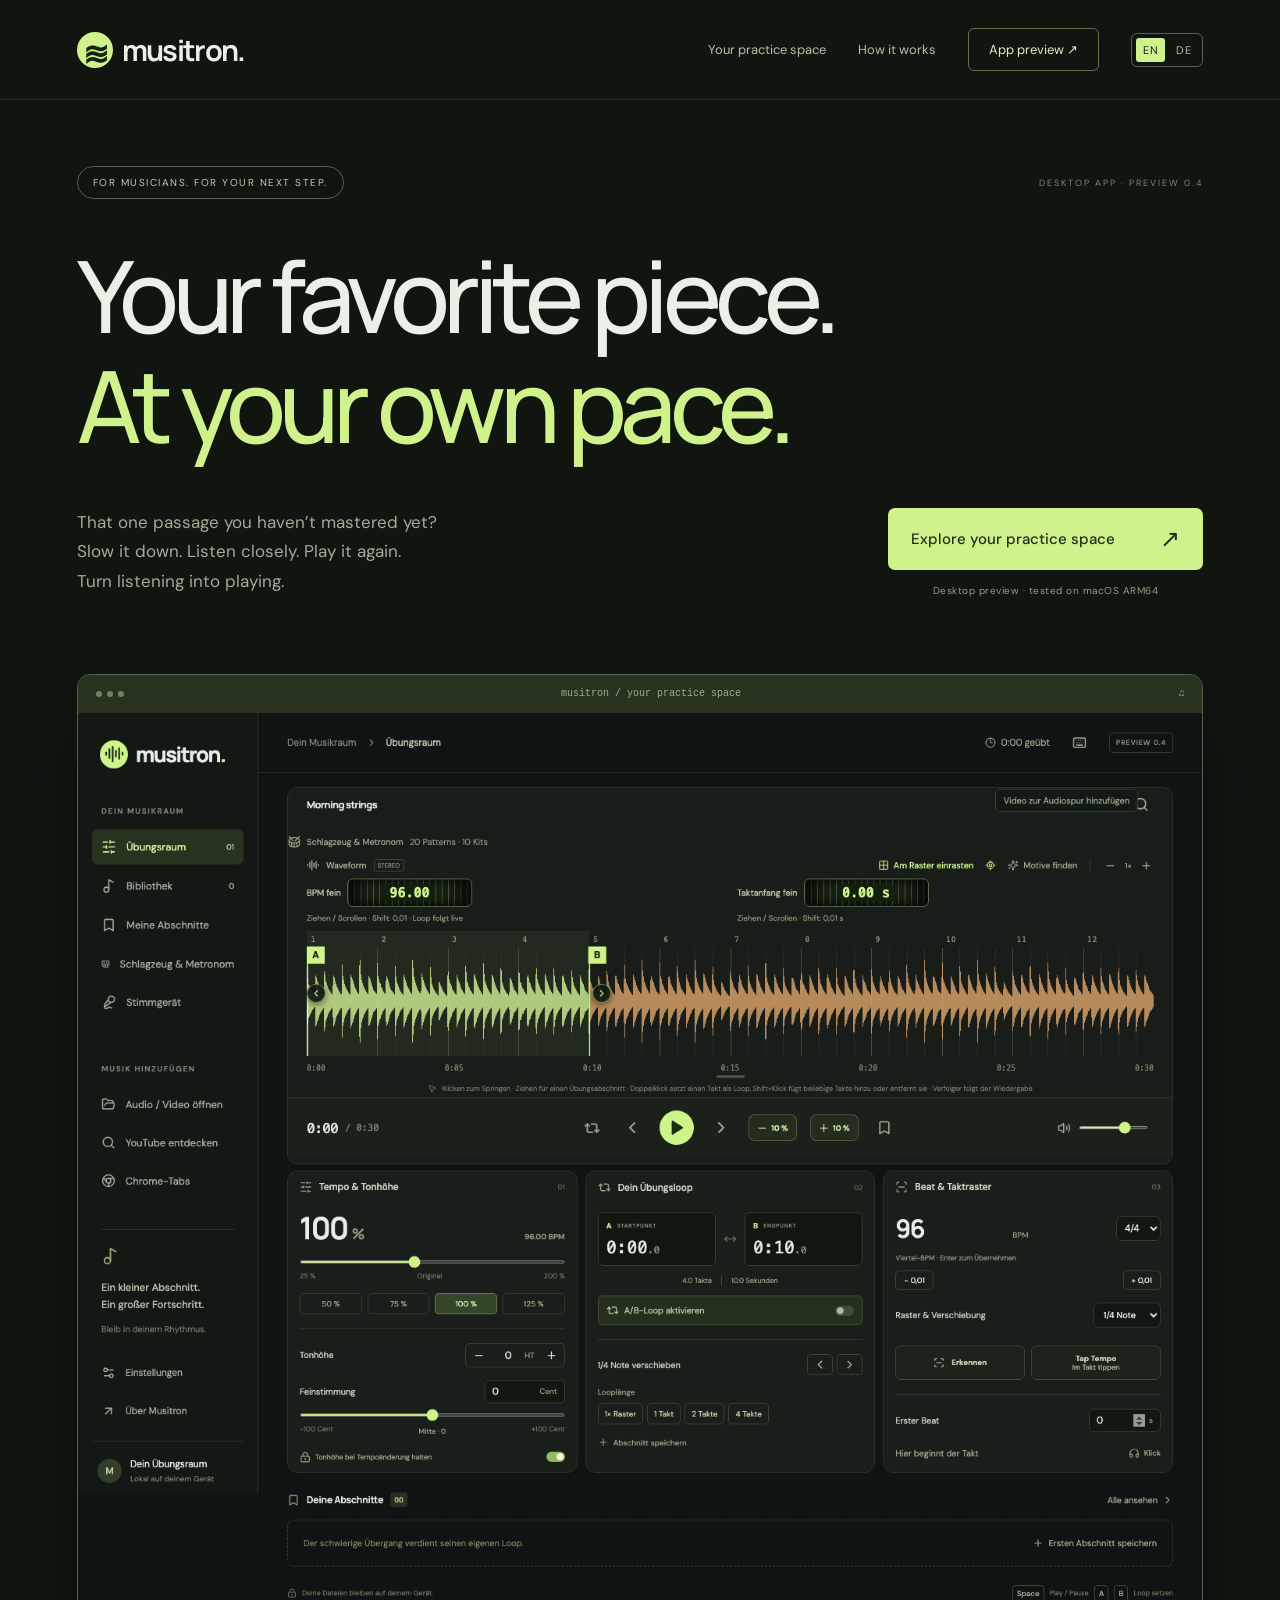
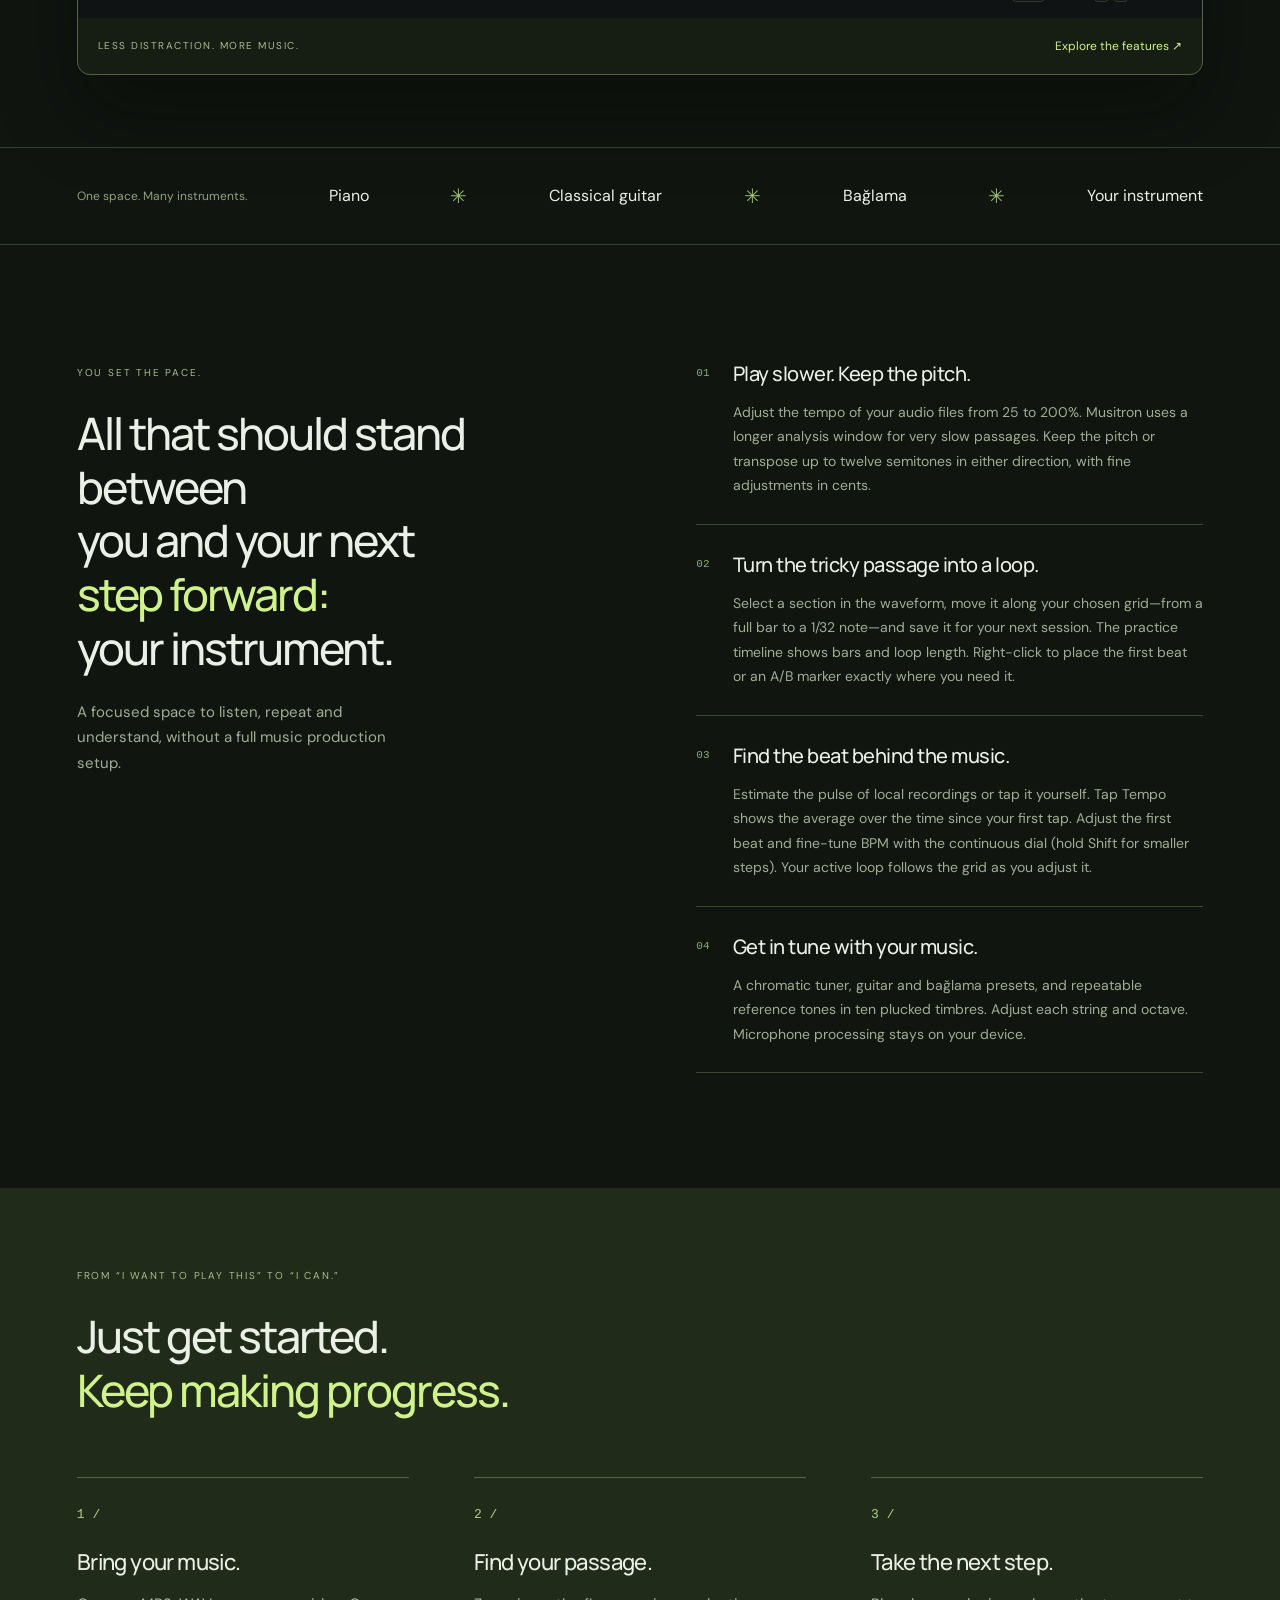
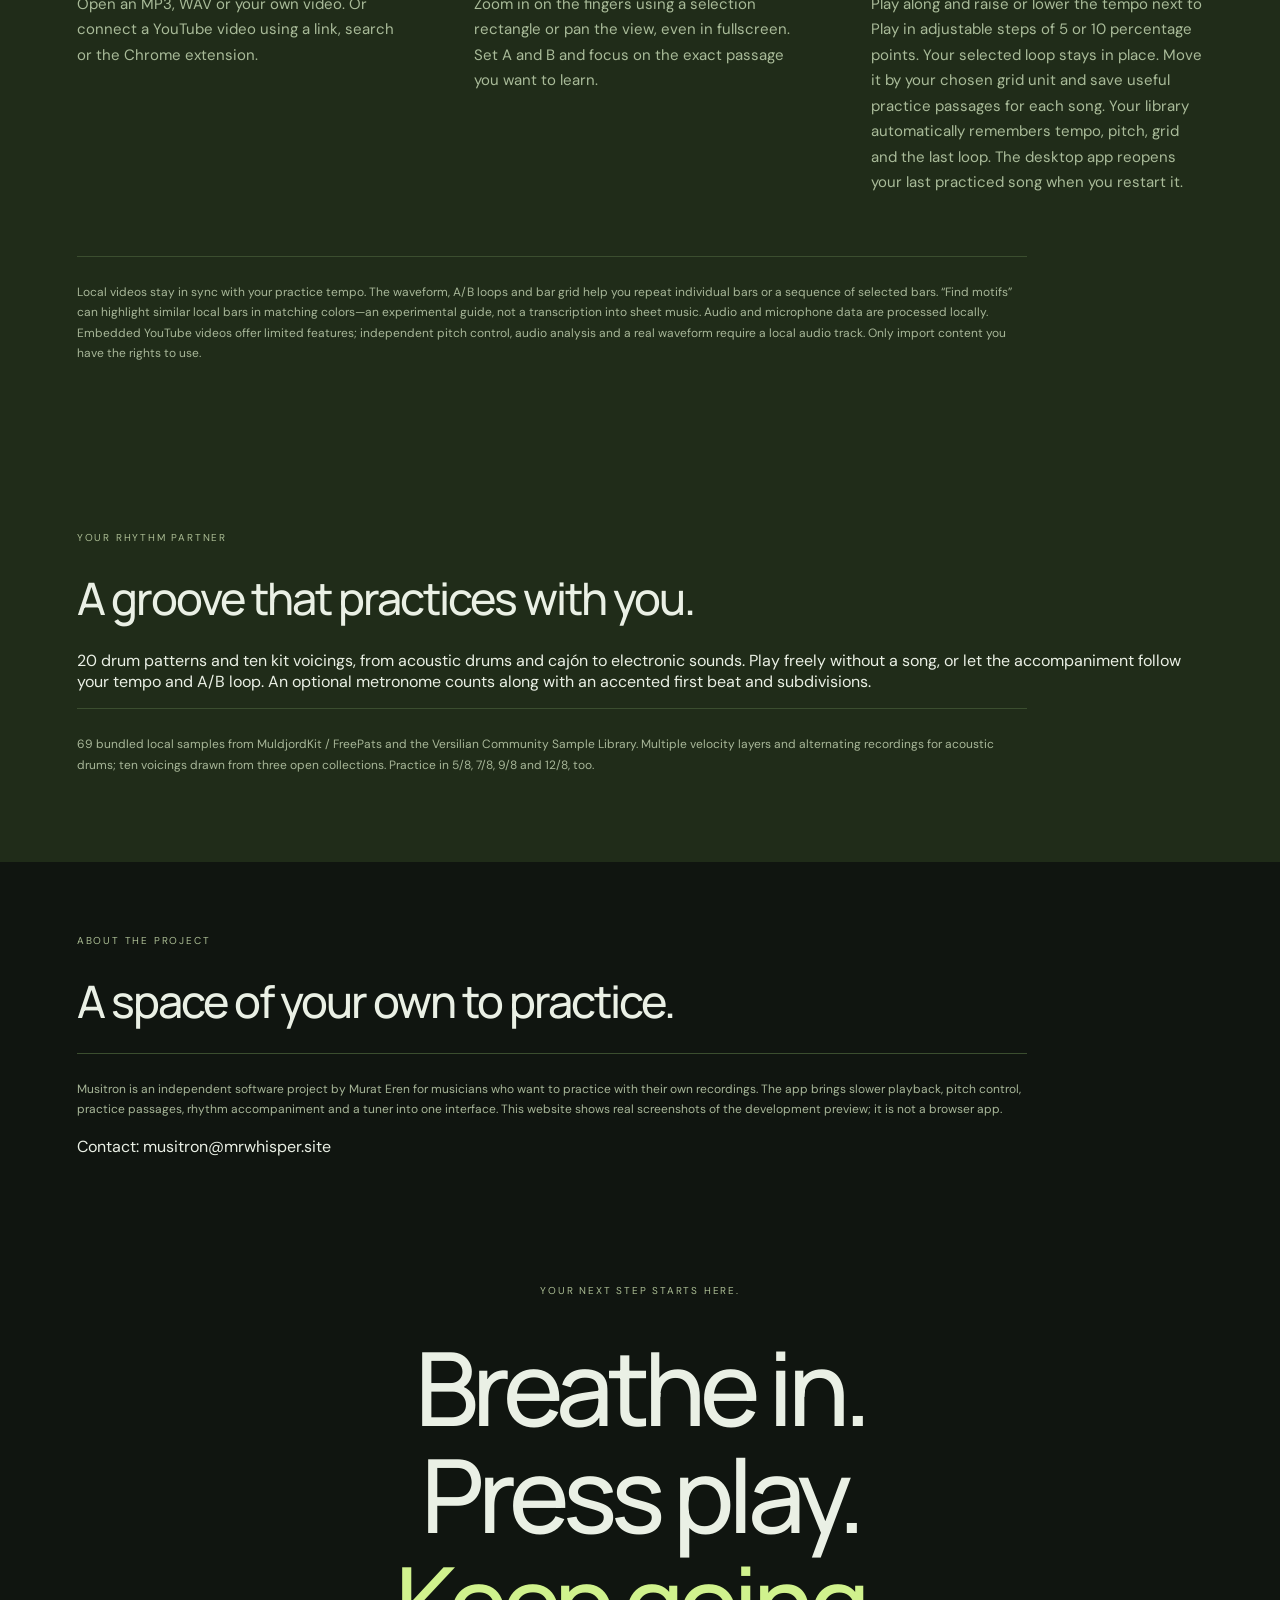
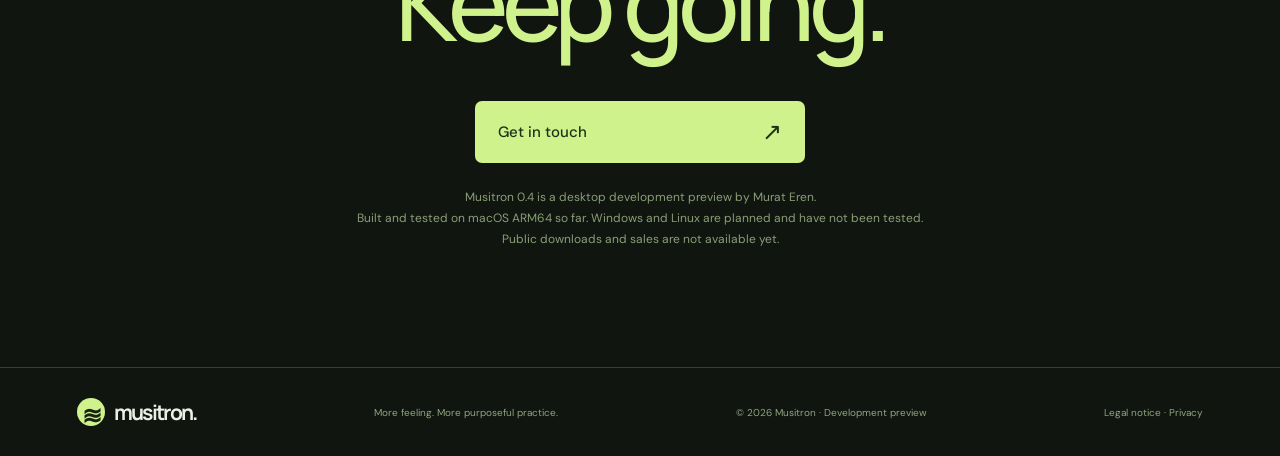
<file: index.html>
<!doctype html>
<html lang="en">
  <head>
    <meta charset="UTF-8" />
    <meta name="viewport" content="width=device-width,initial-scale=1" />
    <meta name="theme-color" content="#101313" />
    <meta
      name="description"
      content="Musitron is your practice space for piano, guitar and bağlama. Slow down, transpose and loop music, and tune your instrument."
    />
    <link rel="icon" href="./assets/icon.svg" type="image/svg+xml" />
    <meta name="robots" content="index, follow" />
    <link rel="canonical" href="https://musitron.mrwhisper.site/" />
    <link rel="alternate" hreflang="de" href="https://musitron.mrwhisper.site/de/" />
    <link rel="alternate" hreflang="en" href="https://musitron.mrwhisper.site/" />
    <link rel="alternate" hreflang="x-default" href="https://musitron.mrwhisper.site/" />
    <meta property="og:type" content="website" />
    <meta property="og:title" content="Musitron — Play it your way." />
    <meta property="og:description" content="A desktop practice space for musicians: tempo, pitch, loops, rhythm and a tuner. Development preview 0.4." />
    <meta property="og:url" content="https://musitron.mrwhisper.site/" />
    <meta property="og:image" content="https://musitron.mrwhisper.site/assets/app-preview.png" />
    <title>Musitron — Play it your way.</title>
    <link rel="stylesheet" href="./assets/landing.css" />
  </head>
  <body>
    <nav class="landing-nav">
      <a class="landing-brand" href="./"><span>≋</span>musitron.</a>
      <div>
        <a href="#features">Your practice space</a><a href="#workflow">How it works</a
        ><a class="nav-cta" href="#preview">App preview ↗</a>
        <span class="language-switch" aria-label="Choose language"><span aria-current="page">EN</span><a href="/de/" hreflang="de" lang="de" aria-label="Deutsch">DE</a></span>
      </div>
    </nav>
    <main>
      <section class="hero">
        <div class="hero-top">
          <span class="pill">FOR MUSICIANS. FOR YOUR NEXT STEP.</span
          ><span class="hero-edition">DESKTOP APP · PREVIEW 0.4</span>
        </div>
        <h1>Your favorite piece.<br /><em>At your own pace.</em></h1>
        <div class="hero-bottom">
          <p>
            That one passage you haven’t mastered yet?<br />Slow it down. Listen closely. Play it again.<br />Turn listening into playing.
          </p>
          <div>
            <a class="big-cta" href="#preview">Explore your practice space <span>↗</span></a
            ><span class="platforms">Desktop preview · tested on macOS ARM64</span>
          </div>
        </div>
        <div class="product-frame" id="preview">
          <div class="window-top">
            <div><i></i><i></i><i></i></div>
            <span>musitron / your practice space</span><span>♫</span>
          </div>
          <img
            src="./assets/app-preview.png"
            alt="Musitron practice space with waveform, tempo, pitch and an A/B loop"
            width="1440"
            height="1159"
          />
          <div class="image-caption">
            <span>LESS DISTRACTION. MORE MUSIC.</span
            ><a href="#features">Explore the features ↗</a>
          </div>
        </div>
      </section>
      <div class="instrument-strip">
        <span>One space. Many instruments.</span><strong>Piano</strong><i>✳</i
        ><strong>Classical guitar</strong><i>✳</i><strong>Bağlama</strong><i>✳</i
        ><strong>Your instrument</strong>
      </div>
      <section class="features" id="features">
        <div class="section-intro">
          <span class="overline">YOU SET THE PACE.</span>
          <h2>
            All that should stand between<br />you and your next<br /><em>step forward:</em
            ><br />your instrument.
          </h2>
          <p>
            A focused space to listen, repeat and understand, without a full music production setup.
          </p>
        </div>
        <div class="feature-list">
          <article>
            <span>01</span>
            <div>
              <h3>Play slower. Keep the pitch.</h3>
              <p>
                Adjust the tempo of your audio files from 25 to 200%. Musitron uses a longer analysis window for very slow passages. Keep the pitch or transpose up to twelve semitones in either direction, with fine adjustments in cents.
              </p>
            </div>
          </article>
          <article>
            <span>02</span>
            <div>
              <h3>Turn the tricky passage into a loop.</h3>
              <p>
                Select a section in the waveform, move it along your chosen grid—from a full bar to a 1/32 note—and save it for your next session. The practice timeline shows bars and loop length. Right-click to place the first beat or an A/B marker exactly where you need it.
              </p>
            </div>
          </article>
          <article>
            <span>03</span>
            <div>
              <h3>Find the beat behind the music.</h3>
              <p>
                Estimate the pulse of local recordings or tap it yourself. Tap Tempo shows the average over the time since your first tap. Adjust the first beat and fine-tune BPM with the continuous dial (hold Shift for smaller steps). Your active loop follows the grid as you adjust it.
              </p>
            </div>
          </article>
          <article>
            <span>04</span>
            <div>
              <h3>Get in tune with your music.</h3>
              <p>
                A chromatic tuner, guitar and bağlama presets, and repeatable reference tones in ten plucked timbres. Adjust each string and octave. Microphone processing stays on your device.
              </p>
            </div>
          </article>
        </div>
      </section>
      <section class="workflow" id="workflow">
        <span class="overline">FROM “I WANT TO PLAY THIS” TO “I CAN.”</span>
        <h2>Just get started.<br /><em>Keep making progress.</em></h2>
        <div class="steps">
          <article>
            <span>1 /</span>
            <h3>Bring your music.</h3>
            <p>
              Open an MP3, WAV or your own video. Or connect a YouTube video using a link, search or the Chrome extension.
            </p>
          </article>
          <article>
            <span>2 /</span>
            <h3>Find your passage.</h3>
            <p>
              Zoom in on the fingers using a selection rectangle or pan the view, even in fullscreen. Set A and B and focus on the exact passage you want to learn.
            </p>
          </article>
          <article>
            <span>3 /</span>
            <h3>Take the next step.</h3>
            <p>
              Play along and raise or lower the tempo next to Play in adjustable steps of 5 or 10 percentage points. Your selected loop stays in place. Move it by your chosen grid unit and save useful practice passages for each song. Your library automatically remembers tempo, pitch, grid and the last loop. The desktop app reopens your last practiced song when you restart it.
            </p>
          </article>
        </div>
        <p class="source-note">
          Local videos stay in sync with your practice tempo. The waveform, A/B loops and bar grid help you repeat individual bars or a sequence of selected bars. “Find motifs” can highlight similar local bars in matching colors—an experimental guide, not a transcription into sheet music. Audio and microphone data are processed locally. Embedded YouTube videos offer limited features; independent pitch control, audio analysis and a real waveform require a local audio track. Only import content you have the rights to use.
        </p>
      </section>
      <section class="workflow" id="rhythm">
        <span class="overline">YOUR RHYTHM PARTNER</span>
        <h2>A groove that practices with you.</h2>
        <p>
          20 drum patterns and ten kit voicings, from acoustic drums and cajón to electronic sounds. Play freely without a song, or let the accompaniment follow your tempo and A/B loop. An optional metronome counts along with an accented first beat and subdivisions.
        </p>
        <p class="source-note">
          69 bundled local samples from MuldjordKit / FreePats and the Versilian Community Sample Library. Multiple velocity layers and alternating recordings for acoustic drums; ten voicings drawn from three open collections. Practice in 5/8, 7/8, 9/8 and 12/8, too.
        </p>
      </section>
      <section class="hero" id="about">
        <span class="overline">ABOUT THE PROJECT</span>
        <h2>A space of your own to practice.</h2>
        <p class="source-note">Musitron is an independent software project by Murat Eren for musicians who want to practice with their own recordings. The app brings slower playback, pitch control, practice passages, rhythm accompaniment and a tuner into one interface. This website shows real screenshots of the development preview; it is not a browser app.</p>
        <p>Contact: <a href="mailto:musitron@mrwhisper.site">musitron@mrwhisper.site</a></p>
      </section>
      <section class="closing">
        <span class="overline">YOUR NEXT STEP STARTS HERE.</span>
        <h2>Breathe in.<br />Press play.<br /><em>Keep going.</em></h2>
        <a class="big-cta" href="mailto:musitron@mrwhisper.site">Get in touch <span>↗</span></a>
        <p>
          Musitron 0.4 is a desktop development preview by Murat Eren.<br />Built and tested on macOS ARM64 so far. Windows and Linux are planned and have not been tested.<br />Public downloads and sales are not available yet.
        </p>
      </section>
    </main>
    <footer class="landing-footer">
      <a class="landing-brand" href="./"><span>≋</span>musitron.</a
      ><span>More feeling. More purposeful practice.</span
      ><span>© 2026 Musitron · Development preview</span>
      <span><a href="./impressum.html">Legal notice</a> · <a href="./datenschutz.html">Privacy</a></span>
    </footer>
  </body>
</html>
</file>
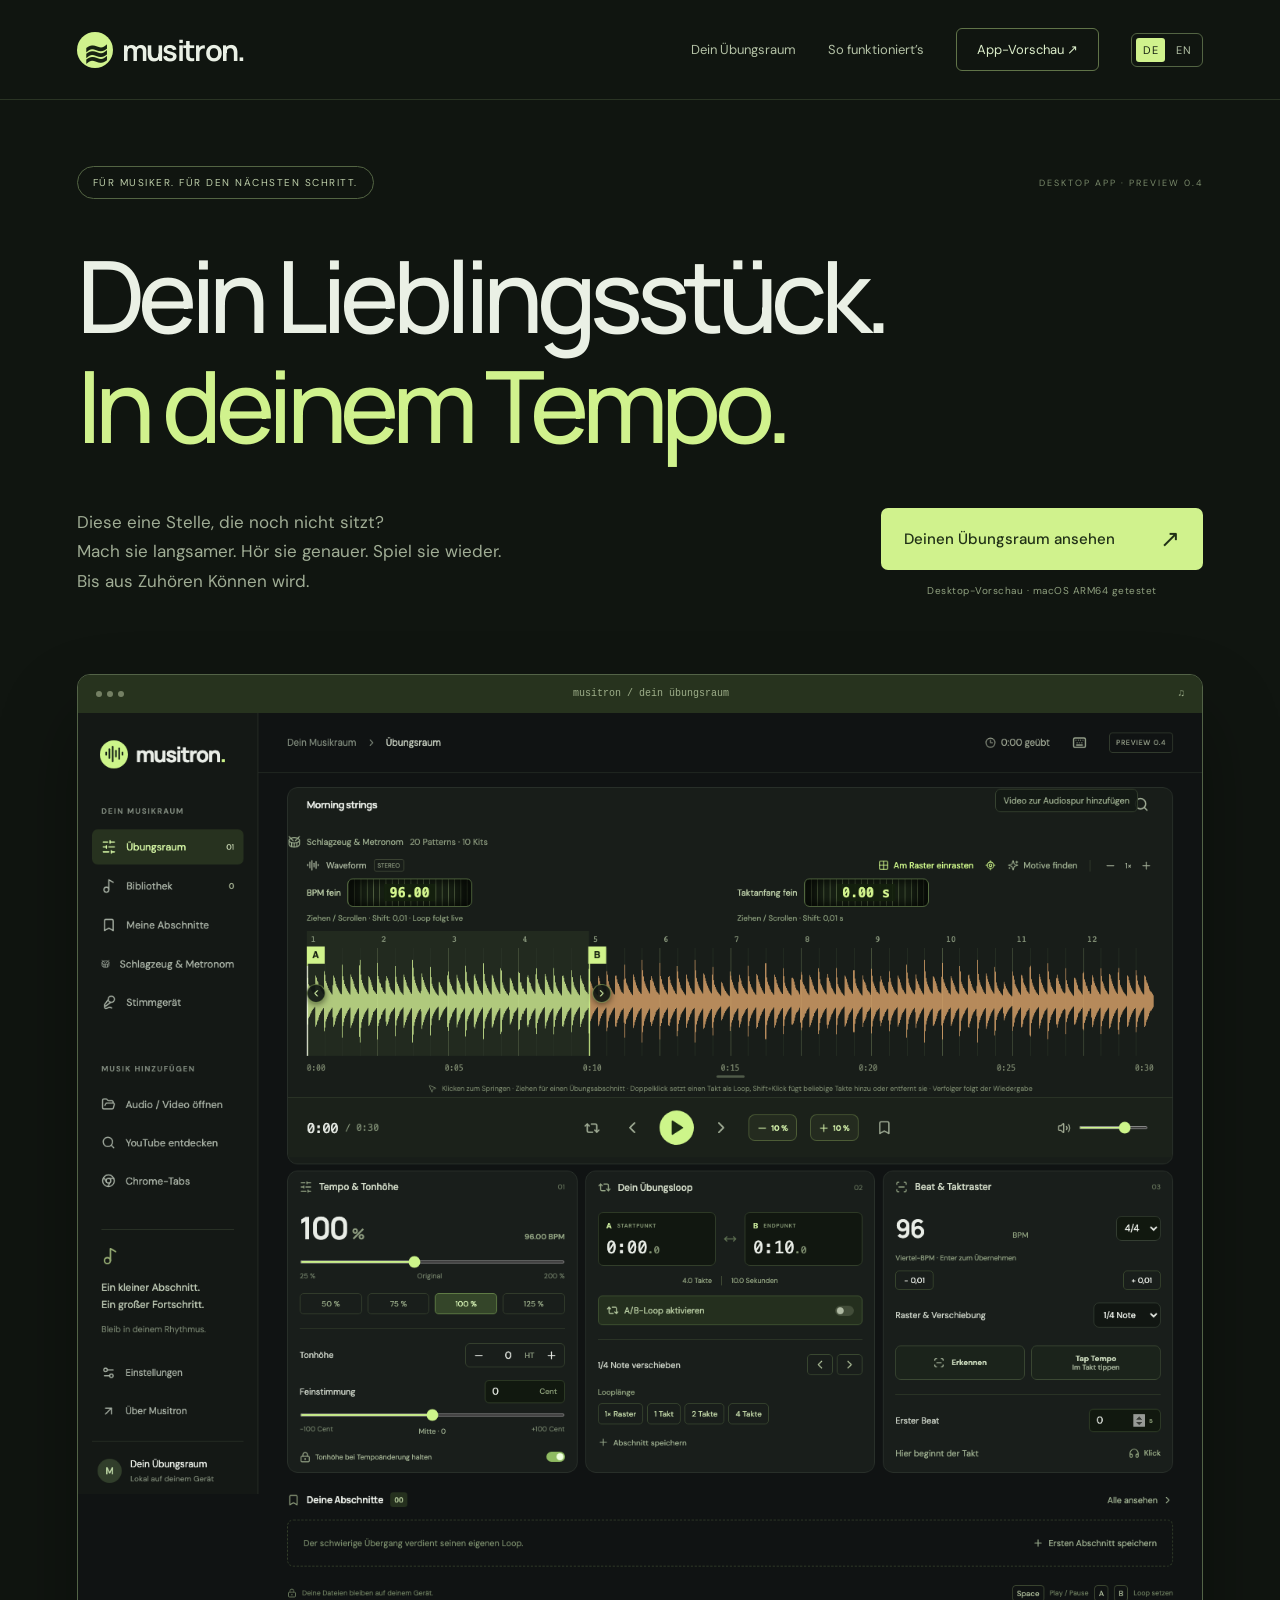
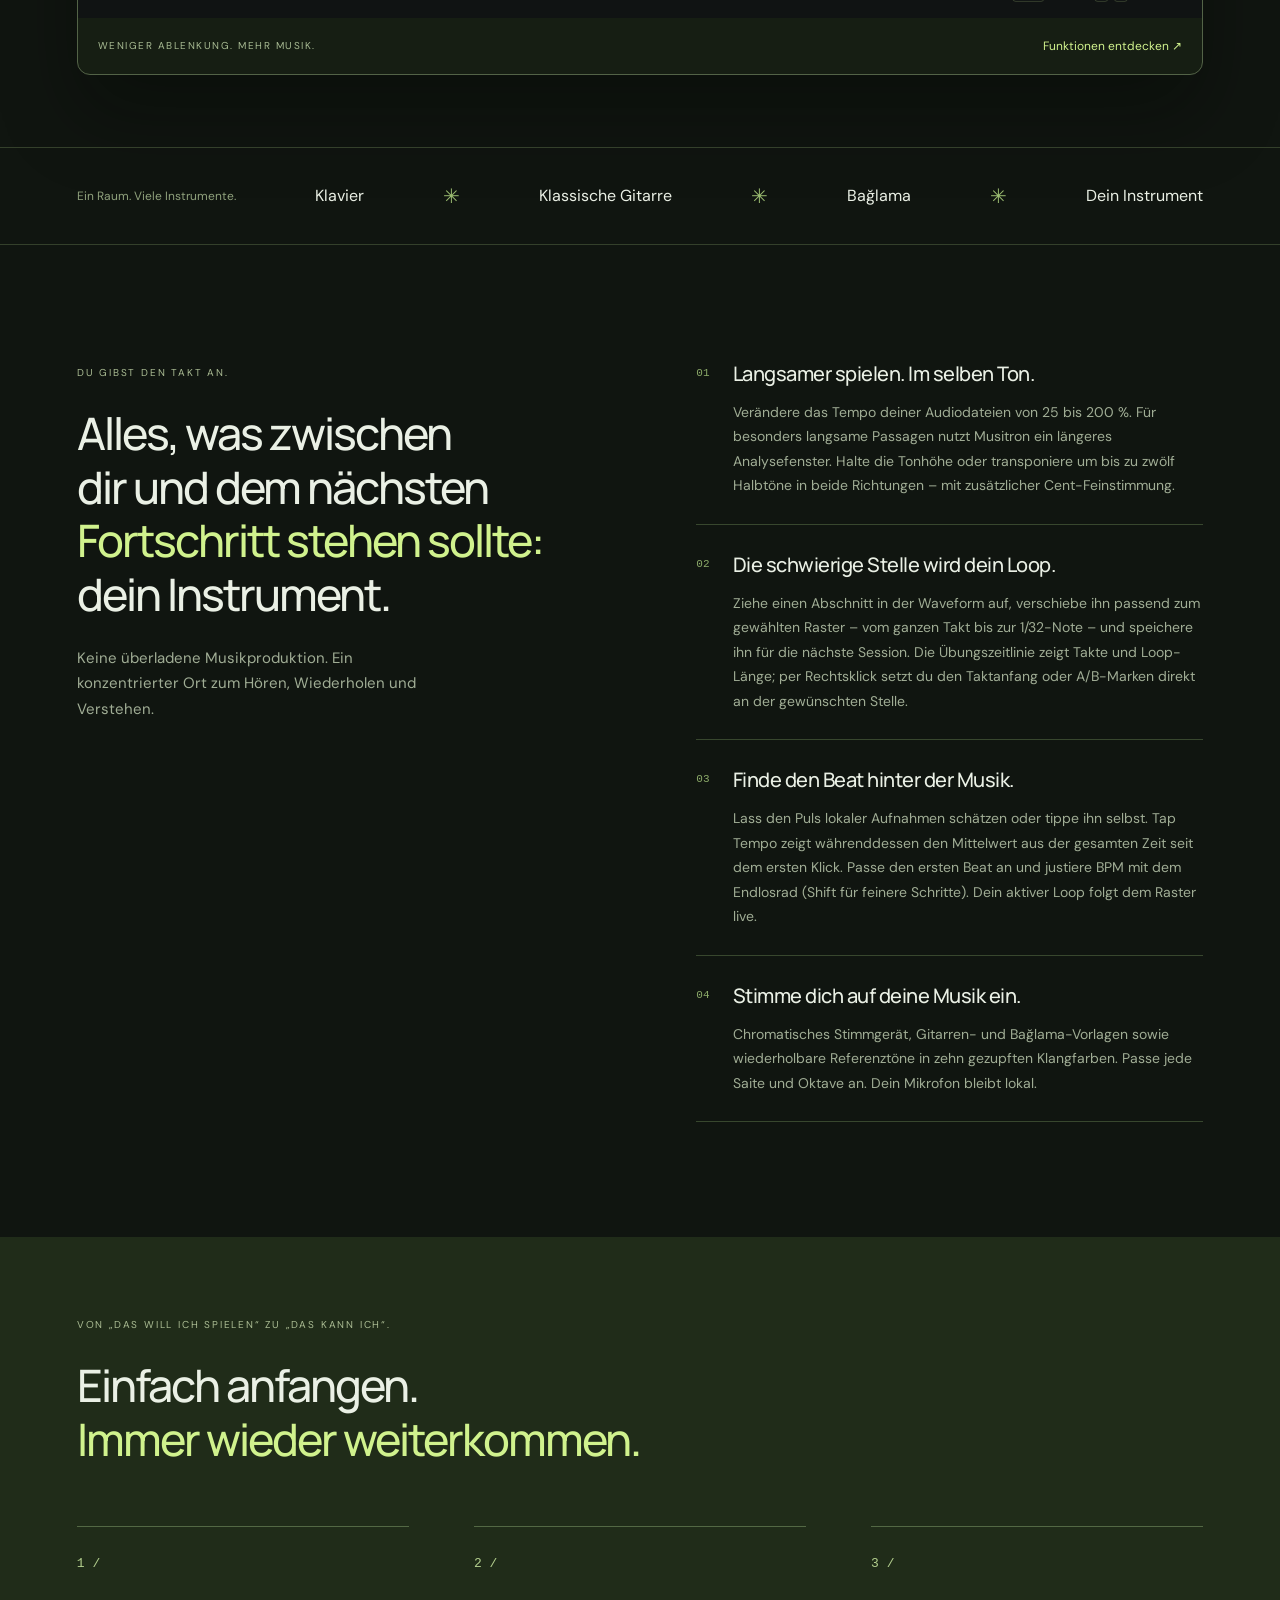
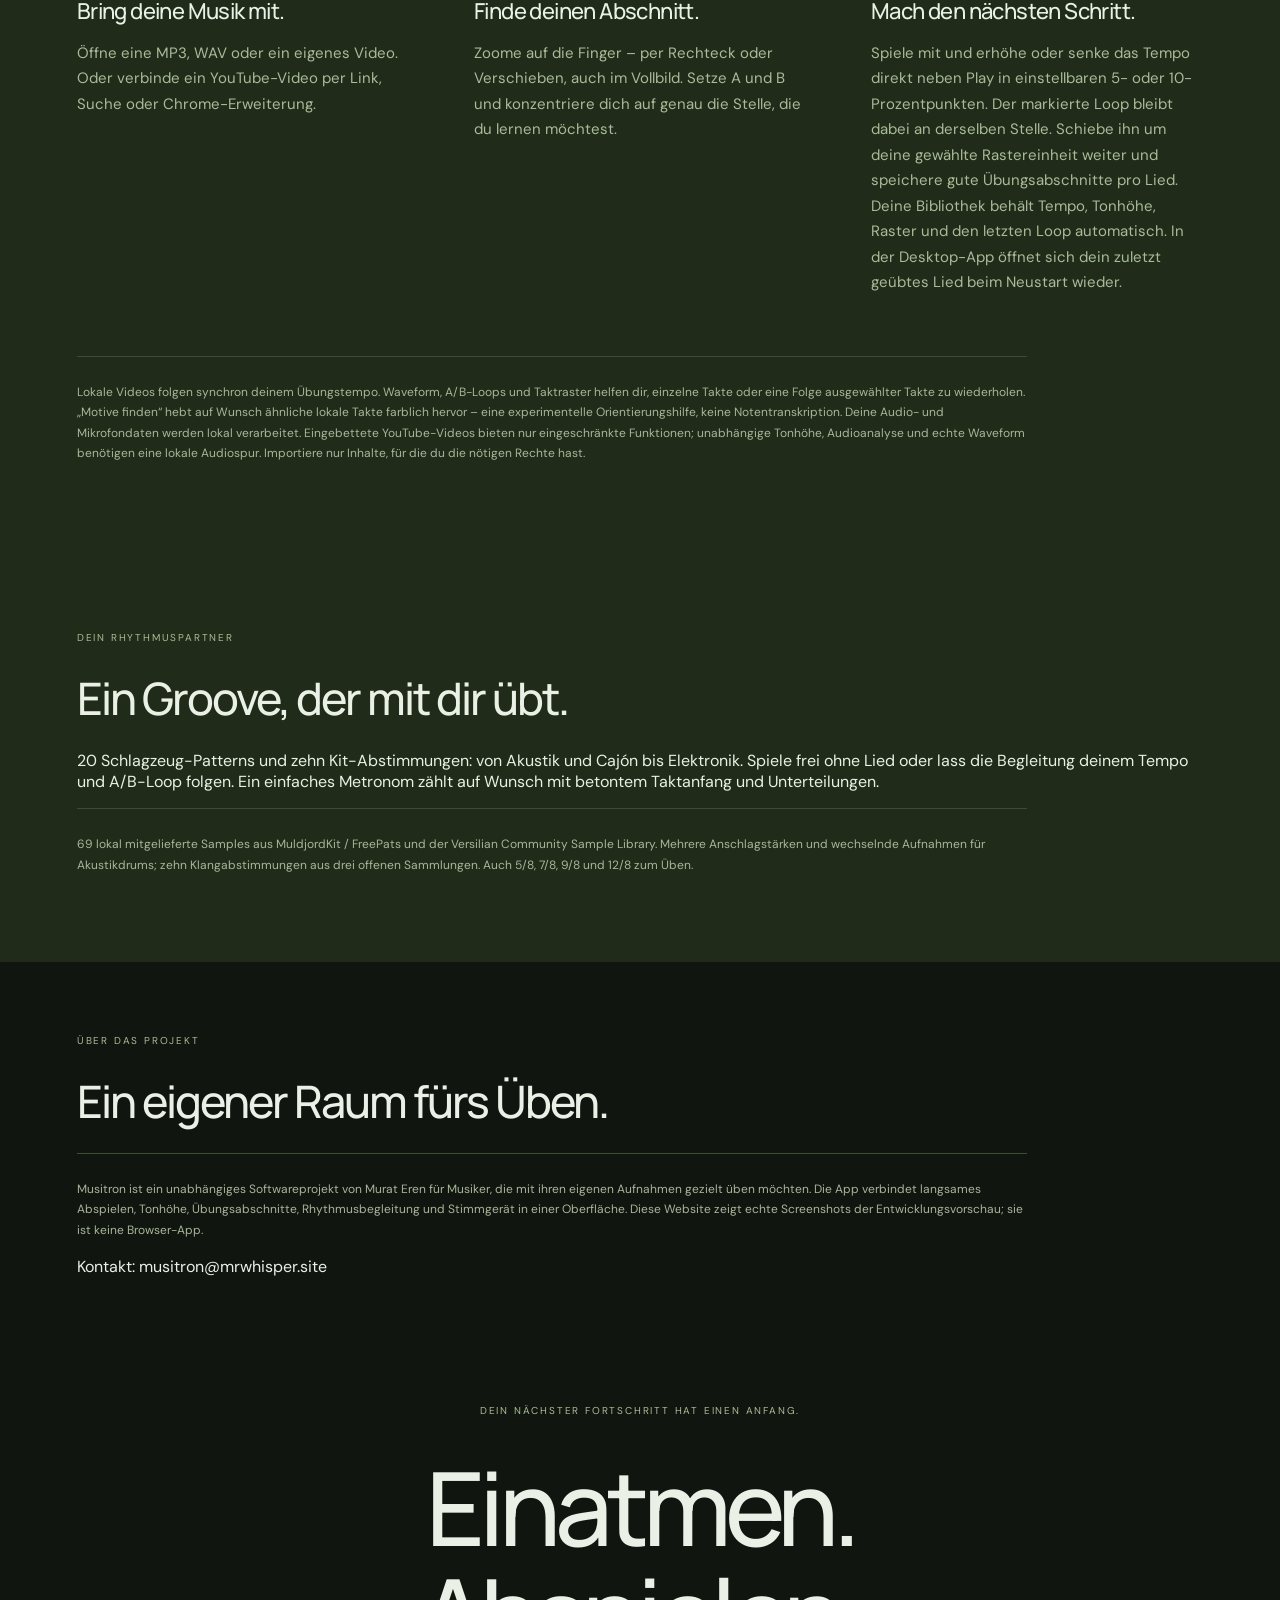
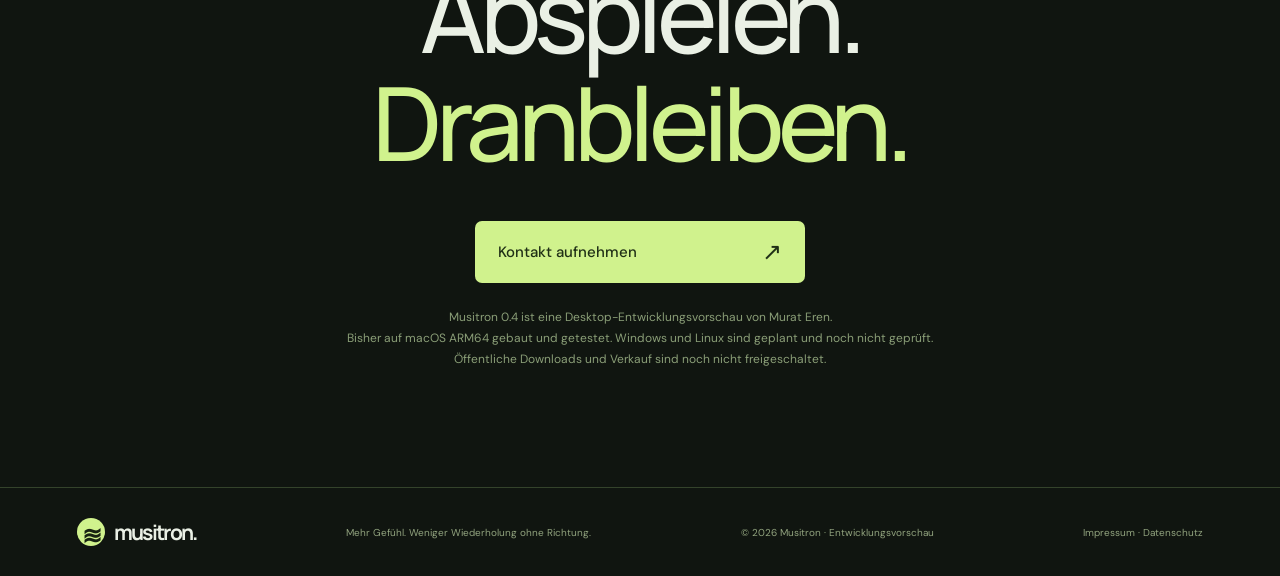
<file: de/index.html>
<!doctype html>
<html lang="de">
  <head>
    <meta charset="UTF-8" />
    <meta name="viewport" content="width=device-width,initial-scale=1" />
    <meta name="theme-color" content="#101313" />
    <meta
      name="description"
      content="Musitron ist dein Übungsraum für Klavier, Gitarre und Bağlama. Musik verlangsamen, transponieren, loopen und dein Instrument stimmen."
    />
    <link rel="icon" href="../assets/icon.svg" type="image/svg+xml" />
    <meta name="robots" content="index, follow" />
    <link rel="canonical" href="https://musitron.mrwhisper.site/de/" />
    <link rel="alternate" hreflang="de" href="https://musitron.mrwhisper.site/de/" />
    <link rel="alternate" hreflang="en" href="https://musitron.mrwhisper.site/" />
    <link rel="alternate" hreflang="x-default" href="https://musitron.mrwhisper.site/" />
    <meta property="og:type" content="website" />
    <meta property="og:title" content="Musitron — Spiel es auf deine Weise." />
    <meta property="og:description" content="Der Desktop-Übungsraum für Musiker: Tempo, Tonhöhe, Loops, Rhythmus und Stimmgerät. Entwicklungsvorschau 0.4." />
    <meta property="og:url" content="https://musitron.mrwhisper.site/de/" />
    <meta property="og:image" content="https://musitron.mrwhisper.site/assets/app-preview.png" />
    <title>Musitron — Spiel es auf deine Weise.</title>
    <link rel="stylesheet" href="../assets/landing.css" />
  </head>
  <body>
    <nav class="landing-nav">
      <a class="landing-brand" href="./"><span>≋</span>musitron.</a>
      <div>
        <a href="#features">Dein Übungsraum</a><a href="#workflow">So funktioniert’s</a
        ><a class="nav-cta" href="#preview">App-Vorschau ↗</a>
        <span class="language-switch" aria-label="Sprache wählen"><span aria-current="page">DE</span><a href="/" hreflang="en" lang="en" aria-label="English">EN</a></span>
      </div>
    </nav>
    <main>
      <section class="hero">
        <div class="hero-top">
          <span class="pill">FÜR MUSIKER. FÜR DEN NÄCHSTEN SCHRITT.</span
          ><span class="hero-edition">DESKTOP APP · PREVIEW 0.4</span>
        </div>
        <h1>Dein Lieblingsstück.<br /><em>In deinem Tempo.</em></h1>
        <div class="hero-bottom">
          <p>
            Diese eine Stelle, die noch nicht sitzt?<br />Mach sie langsamer. Hör sie genauer. Spiel
            sie wieder.<br />Bis aus Zuhören Können wird.
          </p>
          <div>
            <a class="big-cta" href="#preview">Deinen Übungsraum ansehen <span>↗</span></a
            ><span class="platforms">Desktop-Vorschau · macOS ARM64 getestet</span>
          </div>
        </div>
        <div class="product-frame" id="preview">
          <div class="window-top">
            <div><i></i><i></i><i></i></div>
            <span>musitron / dein übungsraum</span><span>♫</span>
          </div>
          <img
            src="../assets/app-preview.png"
            alt="Musitron Übungsraum mit Waveform, Tempo, Tonhöhe und A/B-Loop"
            width="1440"
            height="1159"
          />
          <div class="image-caption">
            <span>WENIGER ABLENKUNG. MEHR MUSIK.</span
            ><a href="#features">Funktionen entdecken ↗</a>
          </div>
        </div>
      </section>
      <div class="instrument-strip">
        <span>Ein Raum. Viele Instrumente.</span><strong>Klavier</strong><i>✳</i
        ><strong>Klassische Gitarre</strong><i>✳</i><strong>Bağlama</strong><i>✳</i
        ><strong>Dein Instrument</strong>
      </div>
      <section class="features" id="features">
        <div class="section-intro">
          <span class="overline">DU GIBST DEN TAKT AN.</span>
          <h2>
            Alles, was zwischen<br />dir und dem nächsten<br /><em>Fortschritt stehen sollte:</em
            ><br />dein Instrument.
          </h2>
          <p>
            Keine überladene Musikproduktion. Ein konzentrierter Ort zum Hören, Wiederholen und
            Verstehen.
          </p>
        </div>
        <div class="feature-list">
          <article>
            <span>01</span>
            <div>
              <h3>Langsamer spielen. Im selben Ton.</h3>
              <p>
                Verändere das Tempo deiner Audiodateien von 25 bis 200 %. Für besonders langsame
                Passagen nutzt Musitron ein längeres Analysefenster. Halte die Tonhöhe oder
                transponiere um bis zu zwölf Halbtöne in beide Richtungen – mit zusätzlicher
                Cent-Feinstimmung.
              </p>
            </div>
          </article>
          <article>
            <span>02</span>
            <div>
              <h3>Die schwierige Stelle wird dein Loop.</h3>
              <p>
                Ziehe einen Abschnitt in der Waveform auf, verschiebe ihn passend zum gewählten
                Raster – vom ganzen Takt bis zur 1/32-Note – und speichere ihn für die nächste
                Session. Die Übungszeitlinie zeigt Takte und Loop-Länge; per Rechtsklick setzt du
                den Taktanfang oder A/B-Marken direkt an der gewünschten Stelle.
              </p>
            </div>
          </article>
          <article>
            <span>03</span>
            <div>
              <h3>Finde den Beat hinter der Musik.</h3>
              <p>
                Lass den Puls lokaler Aufnahmen schätzen oder tippe ihn selbst. Tap Tempo zeigt
                währenddessen den Mittelwert aus der gesamten Zeit seit dem ersten Klick. Passe den
                ersten Beat an und justiere BPM mit dem Endlosrad (Shift für feinere Schritte). Dein
                aktiver Loop folgt dem Raster live.
              </p>
            </div>
          </article>
          <article>
            <span>04</span>
            <div>
              <h3>Stimme dich auf deine Musik ein.</h3>
              <p>
                Chromatisches Stimmgerät, Gitarren- und Bağlama-Vorlagen sowie wiederholbare
                Referenztöne in zehn gezupften Klangfarben. Passe jede Saite und Oktave an. Dein
                Mikrofon bleibt lokal.
              </p>
            </div>
          </article>
        </div>
      </section>
      <section class="workflow" id="workflow">
        <span class="overline">VON „DAS WILL ICH SPIELEN“ ZU „DAS KANN ICH“.</span>
        <h2>Einfach anfangen.<br /><em>Immer wieder weiterkommen.</em></h2>
        <div class="steps">
          <article>
            <span>1 /</span>
            <h3>Bring deine Musik mit.</h3>
            <p>
              Öffne eine MP3, WAV oder ein eigenes Video. Oder verbinde ein YouTube-Video per Link,
              Suche oder Chrome-Erweiterung.
            </p>
          </article>
          <article>
            <span>2 /</span>
            <h3>Finde deinen Abschnitt.</h3>
            <p>
              Zoome auf die Finger – per Rechteck oder Verschieben, auch im Vollbild. Setze A und B
              und konzentriere dich auf genau die Stelle, die du lernen möchtest.
            </p>
          </article>
          <article>
            <span>3 /</span>
            <h3>Mach den nächsten Schritt.</h3>
            <p>
              Spiele mit und erhöhe oder senke das Tempo direkt neben Play in einstellbaren 5- oder
              10-Prozentpunkten. Der markierte Loop bleibt dabei an derselben Stelle. Schiebe ihn um
              deine gewählte Rastereinheit weiter und speichere gute Übungsabschnitte pro Lied.
              Deine Bibliothek behält Tempo, Tonhöhe, Raster und den letzten Loop automatisch. In
              der Desktop-App öffnet sich dein zuletzt geübtes Lied beim Neustart wieder.
            </p>
          </article>
        </div>
        <p class="source-note">
          Lokale Videos folgen synchron deinem Übungstempo. Waveform, A/B-Loops und Taktraster
          helfen dir, einzelne Takte oder eine Folge ausgewählter Takte zu wiederholen.
          „Motive finden“ hebt auf Wunsch ähnliche lokale Takte farblich hervor – eine experimentelle
          Orientierungshilfe, keine Notentranskription. Deine Audio- und Mikrofondaten werden lokal verarbeitet.
          Eingebettete YouTube-Videos bieten nur eingeschränkte Funktionen; unabhängige Tonhöhe,
          Audioanalyse und echte Waveform benötigen eine lokale Audiospur. Importiere nur Inhalte,
          für die du die nötigen Rechte hast.
        </p>
      </section>
      <section class="workflow" id="rhythm">
        <span class="overline">DEIN RHYTHMUSPARTNER</span>
        <h2>Ein Groove, der mit dir übt.</h2>
        <p>
          20 Schlagzeug-Patterns und zehn Kit-Abstimmungen: von Akustik und Cajón bis Elektronik.
          Spiele frei ohne Lied oder lass die Begleitung deinem Tempo und A/B-Loop folgen. Ein
          einfaches Metronom zählt auf Wunsch mit betontem Taktanfang und Unterteilungen.
        </p>
        <p class="source-note">
          69 lokal mitgelieferte Samples aus MuldjordKit / FreePats und der Versilian Community
          Sample Library. Mehrere Anschlagstärken und wechselnde Aufnahmen für Akustikdrums; zehn
          Klangabstimmungen aus drei offenen Sammlungen. Auch 5/8, 7/8, 9/8 und 12/8 zum Üben.
        </p>
      </section>
      <section class="hero" id="about">
        <span class="overline">ÜBER DAS PROJEKT</span>
        <h2>Ein eigener Raum fürs Üben.</h2>
        <p class="source-note">Musitron ist ein unabhängiges Softwareprojekt von Murat Eren für Musiker,
          die mit ihren eigenen Aufnahmen gezielt üben möchten. Die App verbindet langsames Abspielen,
          Tonhöhe, Übungsabschnitte, Rhythmusbegleitung und Stimmgerät in einer Oberfläche.
          Diese Website zeigt echte Screenshots der Entwicklungsvorschau; sie ist keine Browser-App.</p>
        <p>Kontakt: <a href="mailto:musitron@mrwhisper.site">musitron@mrwhisper.site</a></p>
      </section>
      <section class="closing">
        <span class="overline">DEIN NÄCHSTER FORTSCHRITT HAT EINEN ANFANG.</span>
        <h2>Einatmen.<br />Abspielen.<br /><em>Dranbleiben.</em></h2>
        <a class="big-cta" href="mailto:musitron@mrwhisper.site">Kontakt aufnehmen <span>↗</span></a>
        <p>
          Musitron 0.4 ist eine Desktop-Entwicklungsvorschau von Murat Eren.<br />Bisher auf macOS ARM64 gebaut und getestet. Windows und Linux sind geplant und noch nicht geprüft.<br />Öffentliche Downloads und Verkauf sind noch nicht freigeschaltet.
        </p>
      </section>
    </main>
    <footer class="landing-footer">
      <a class="landing-brand" href="./"><span>≋</span>musitron.</a
      ><span>Mehr Gefühl. Weniger Wiederholung ohne Richtung.</span
      ><span>© 2026 Musitron · Entwicklungsvorschau</span>
      <span><a href="./impressum.html">Impressum</a> · <a href="./datenschutz.html">Datenschutz</a></span>
    </footer>
  </body>
</html>
</file>
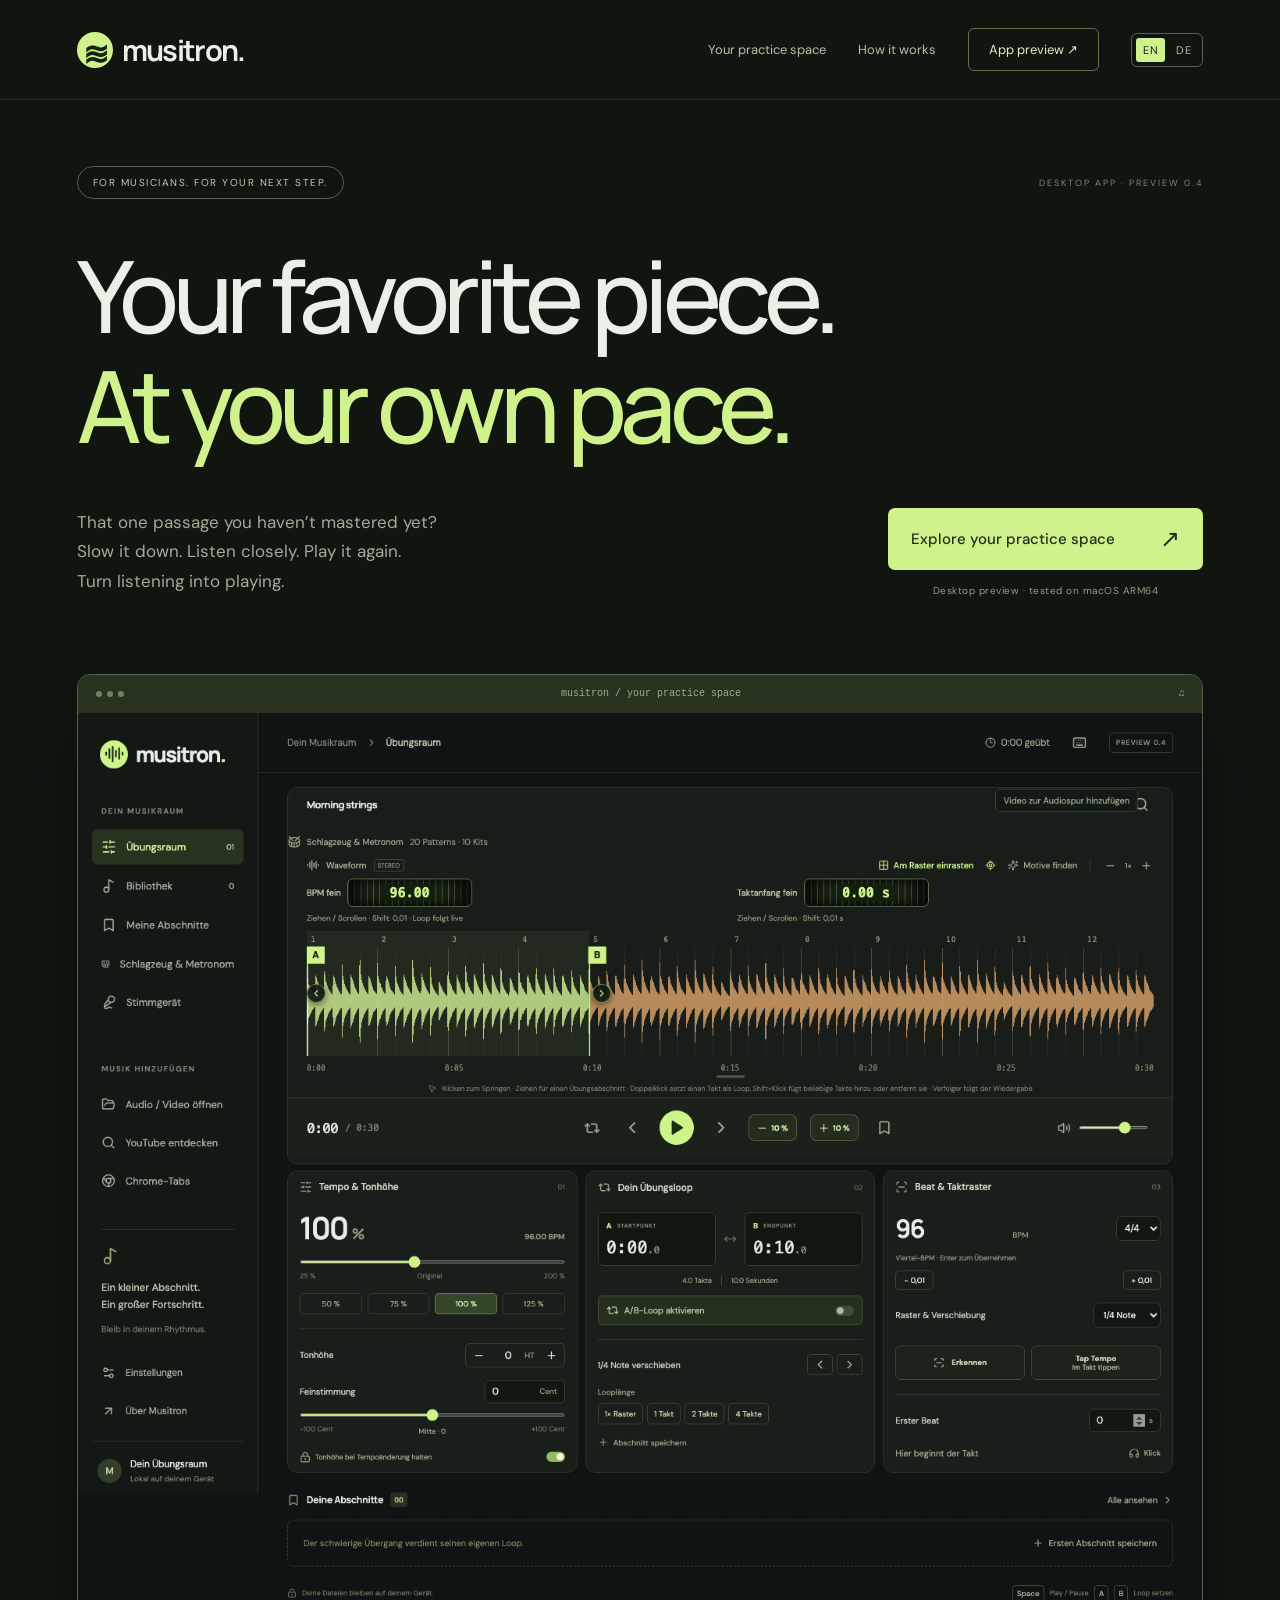
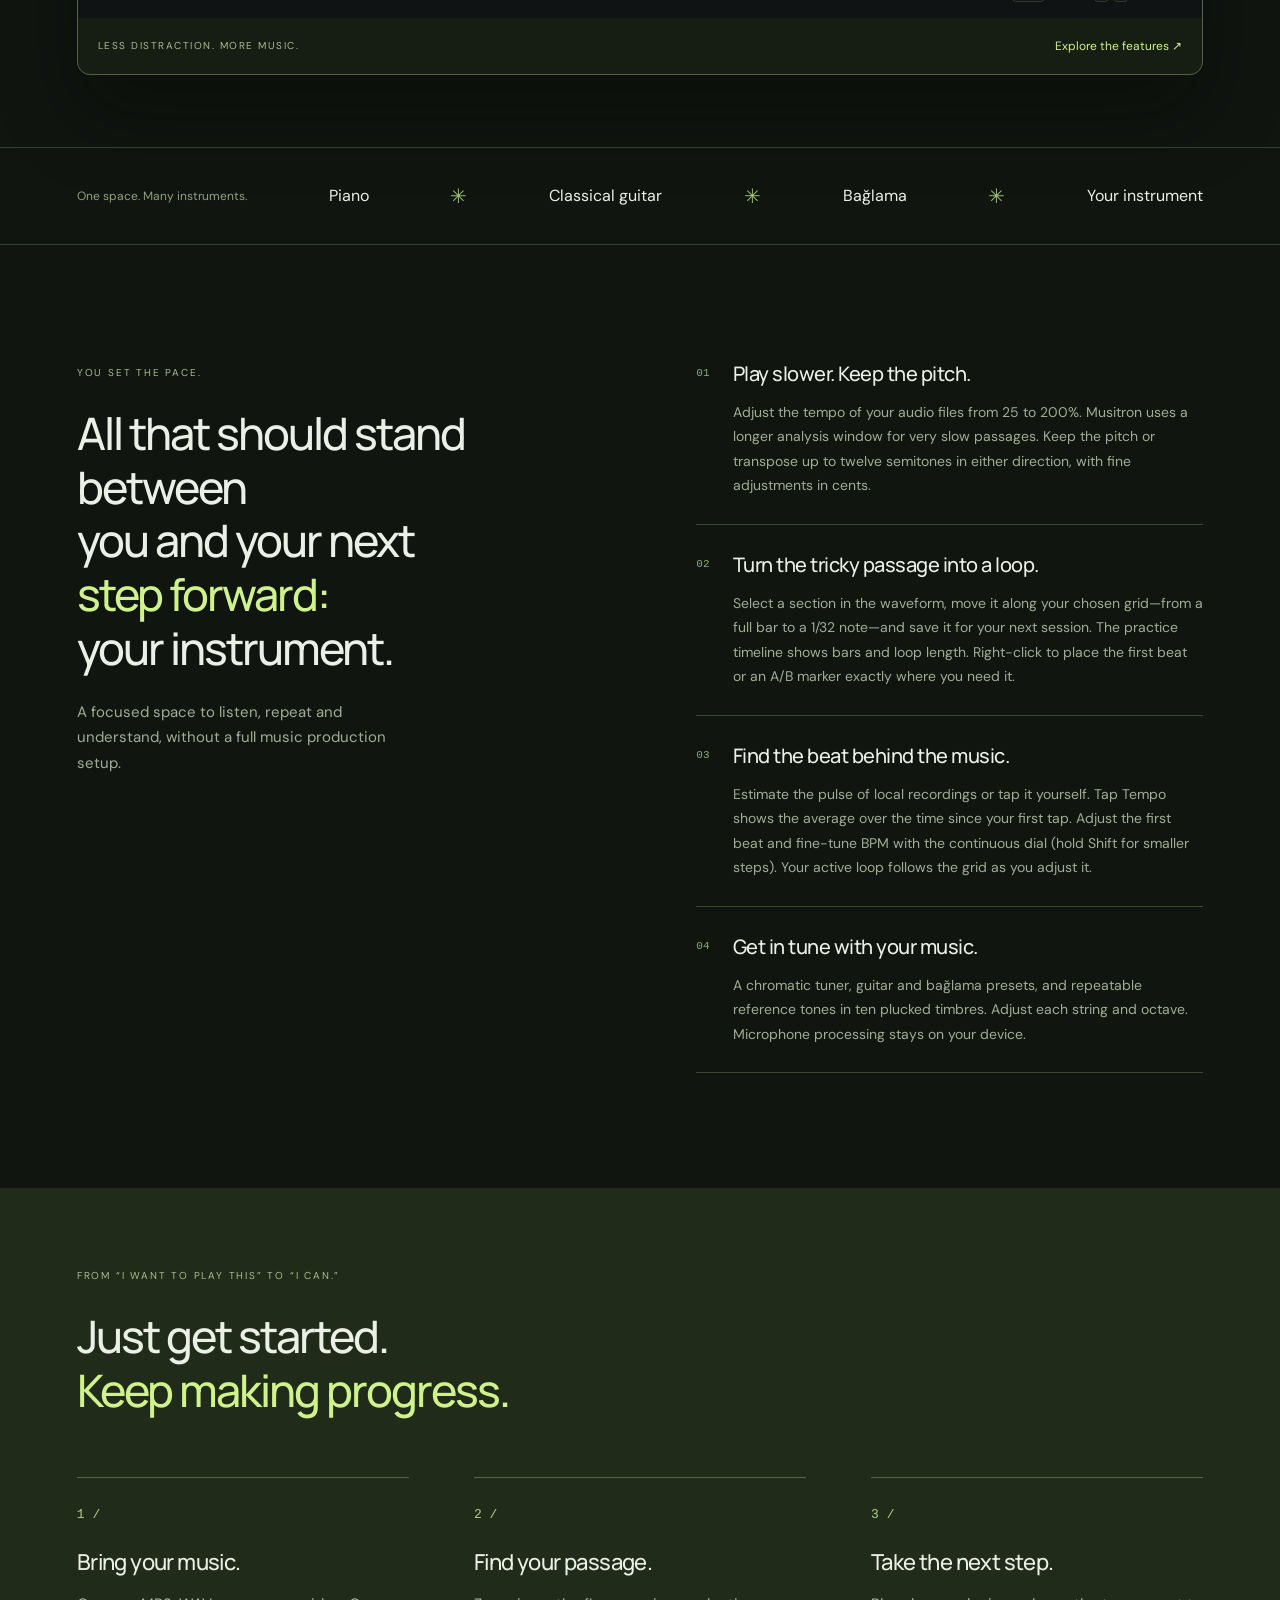
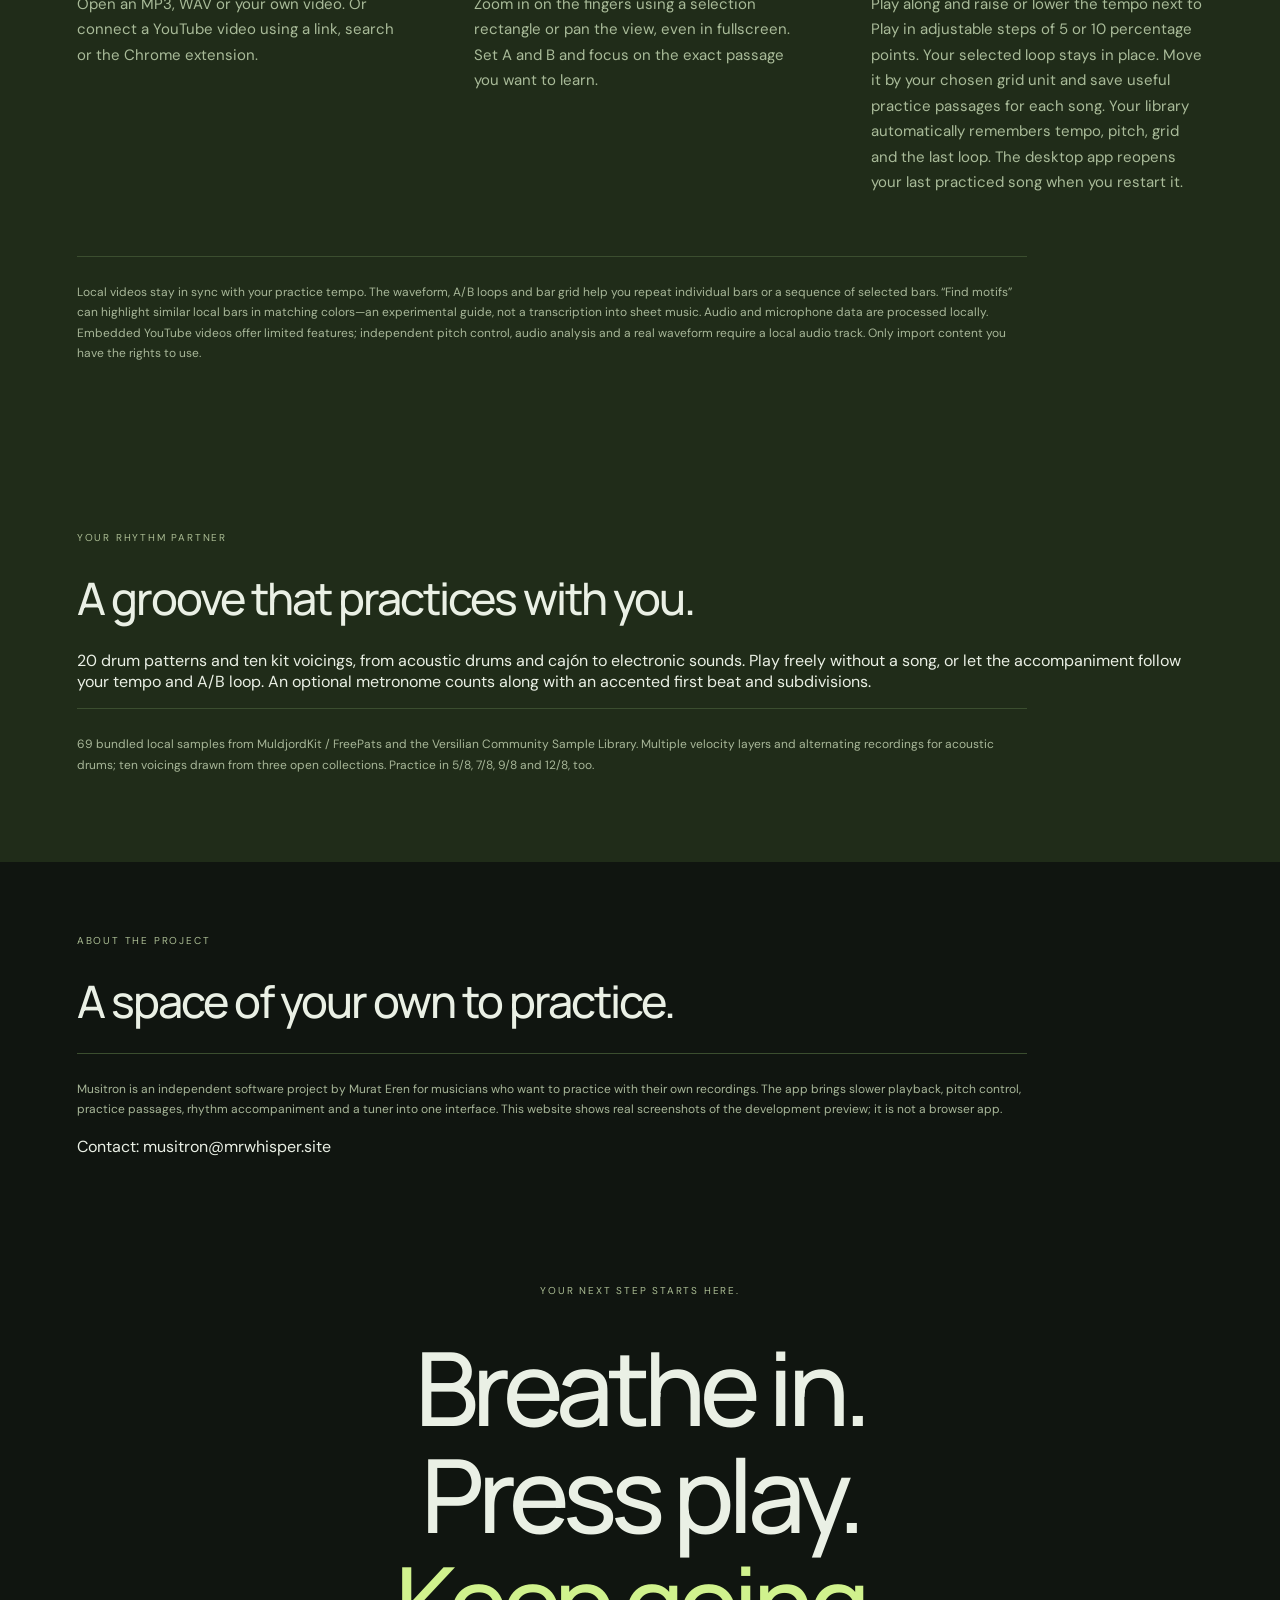
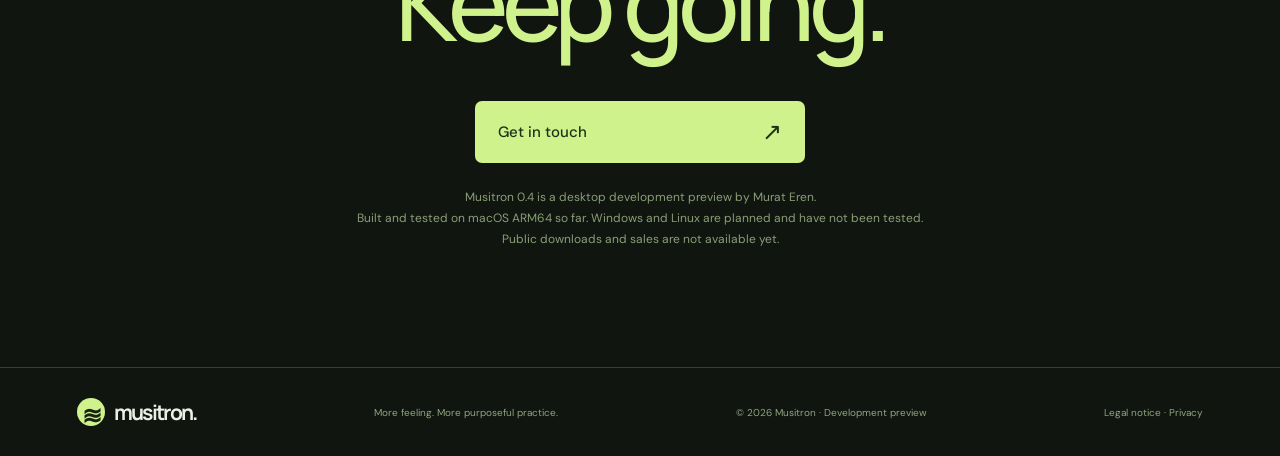
<file: en/index.html>
<!doctype html>
<html lang="en">
  <head>
    <meta charset="UTF-8" />
    <meta name="viewport" content="width=device-width,initial-scale=1" />
    <meta name="theme-color" content="#101313" />
    <meta
      name="description"
      content="Musitron is your practice space for piano, guitar and bağlama. Slow down, transpose and loop music, and tune your instrument."
    />
    <link rel="icon" href="../assets/icon.svg" type="image/svg+xml" />
    <meta name="robots" content="index, follow" />
    <link rel="canonical" href="https://musitron.mrwhisper.site/" />
    <link rel="alternate" hreflang="de" href="https://musitron.mrwhisper.site/de/" />
    <link rel="alternate" hreflang="en" href="https://musitron.mrwhisper.site/" />
    <link rel="alternate" hreflang="x-default" href="https://musitron.mrwhisper.site/" />
    <meta property="og:type" content="website" />
    <meta property="og:title" content="Musitron — Play it your way." />
    <meta property="og:description" content="A desktop practice space for musicians: tempo, pitch, loops, rhythm and a tuner. Development preview 0.4." />
    <meta property="og:url" content="https://musitron.mrwhisper.site/" />
    <meta property="og:image" content="https://musitron.mrwhisper.site/assets/app-preview.png" />
    <title>Musitron — Play it your way.</title>
    <link rel="stylesheet" href="../assets/landing.css" />
  </head>
  <body>
    <nav class="landing-nav">
      <a class="landing-brand" href="../"><span>≋</span>musitron.</a>
      <div>
        <a href="#features">Your practice space</a><a href="#workflow">How it works</a
        ><a class="nav-cta" href="#preview">App preview ↗</a>
        <span class="language-switch" aria-label="Choose language"><span aria-current="page">EN</span><a href="/de/" hreflang="de" lang="de" aria-label="Deutsch">DE</a></span>
      </div>
    </nav>
    <main>
      <section class="hero">
        <div class="hero-top">
          <span class="pill">FOR MUSICIANS. FOR YOUR NEXT STEP.</span
          ><span class="hero-edition">DESKTOP APP · PREVIEW 0.4</span>
        </div>
        <h1>Your favorite piece.<br /><em>At your own pace.</em></h1>
        <div class="hero-bottom">
          <p>
            That one passage you haven’t mastered yet?<br />Slow it down. Listen closely. Play it again.<br />Turn listening into playing.
          </p>
          <div>
            <a class="big-cta" href="#preview">Explore your practice space <span>↗</span></a
            ><span class="platforms">Desktop preview · tested on macOS ARM64</span>
          </div>
        </div>
        <div class="product-frame" id="preview">
          <div class="window-top">
            <div><i></i><i></i><i></i></div>
            <span>musitron / your practice space</span><span>♫</span>
          </div>
          <img
            src="../assets/app-preview.png"
            alt="Musitron practice space with waveform, tempo, pitch and an A/B loop"
            width="1440"
            height="1159"
          />
          <div class="image-caption">
            <span>LESS DISTRACTION. MORE MUSIC.</span
            ><a href="#features">Explore the features ↗</a>
          </div>
        </div>
      </section>
      <div class="instrument-strip">
        <span>One space. Many instruments.</span><strong>Piano</strong><i>✳</i
        ><strong>Classical guitar</strong><i>✳</i><strong>Bağlama</strong><i>✳</i
        ><strong>Your instrument</strong>
      </div>
      <section class="features" id="features">
        <div class="section-intro">
          <span class="overline">YOU SET THE PACE.</span>
          <h2>
            All that should stand between<br />you and your next<br /><em>step forward:</em
            ><br />your instrument.
          </h2>
          <p>
            A focused space to listen, repeat and understand, without a full music production setup.
          </p>
        </div>
        <div class="feature-list">
          <article>
            <span>01</span>
            <div>
              <h3>Play slower. Keep the pitch.</h3>
              <p>
                Adjust the tempo of your audio files from 25 to 200%. Musitron uses a longer analysis window for very slow passages. Keep the pitch or transpose up to twelve semitones in either direction, with fine adjustments in cents.
              </p>
            </div>
          </article>
          <article>
            <span>02</span>
            <div>
              <h3>Turn the tricky passage into a loop.</h3>
              <p>
                Select a section in the waveform, move it along your chosen grid—from a full bar to a 1/32 note—and save it for your next session. The practice timeline shows bars and loop length. Right-click to place the first beat or an A/B marker exactly where you need it.
              </p>
            </div>
          </article>
          <article>
            <span>03</span>
            <div>
              <h3>Find the beat behind the music.</h3>
              <p>
                Estimate the pulse of local recordings or tap it yourself. Tap Tempo shows the average over the time since your first tap. Adjust the first beat and fine-tune BPM with the continuous dial (hold Shift for smaller steps). Your active loop follows the grid as you adjust it.
              </p>
            </div>
          </article>
          <article>
            <span>04</span>
            <div>
              <h3>Get in tune with your music.</h3>
              <p>
                A chromatic tuner, guitar and bağlama presets, and repeatable reference tones in ten plucked timbres. Adjust each string and octave. Microphone processing stays on your device.
              </p>
            </div>
          </article>
        </div>
      </section>
      <section class="workflow" id="workflow">
        <span class="overline">FROM “I WANT TO PLAY THIS” TO “I CAN.”</span>
        <h2>Just get started.<br /><em>Keep making progress.</em></h2>
        <div class="steps">
          <article>
            <span>1 /</span>
            <h3>Bring your music.</h3>
            <p>
              Open an MP3, WAV or your own video. Or connect a YouTube video using a link, search or the Chrome extension.
            </p>
          </article>
          <article>
            <span>2 /</span>
            <h3>Find your passage.</h3>
            <p>
              Zoom in on the fingers using a selection rectangle or pan the view, even in fullscreen. Set A and B and focus on the exact passage you want to learn.
            </p>
          </article>
          <article>
            <span>3 /</span>
            <h3>Take the next step.</h3>
            <p>
              Play along and raise or lower the tempo next to Play in adjustable steps of 5 or 10 percentage points. Your selected loop stays in place. Move it by your chosen grid unit and save useful practice passages for each song. Your library automatically remembers tempo, pitch, grid and the last loop. The desktop app reopens your last practiced song when you restart it.
            </p>
          </article>
        </div>
        <p class="source-note">
          Local videos stay in sync with your practice tempo. The waveform, A/B loops and bar grid help you repeat individual bars or a sequence of selected bars. “Find motifs” can highlight similar local bars in matching colors—an experimental guide, not a transcription into sheet music. Audio and microphone data are processed locally. Embedded YouTube videos offer limited features; independent pitch control, audio analysis and a real waveform require a local audio track. Only import content you have the rights to use.
        </p>
      </section>
      <section class="workflow" id="rhythm">
        <span class="overline">YOUR RHYTHM PARTNER</span>
        <h2>A groove that practices with you.</h2>
        <p>
          20 drum patterns and ten kit voicings, from acoustic drums and cajón to electronic sounds. Play freely without a song, or let the accompaniment follow your tempo and A/B loop. An optional metronome counts along with an accented first beat and subdivisions.
        </p>
        <p class="source-note">
          69 bundled local samples from MuldjordKit / FreePats and the Versilian Community Sample Library. Multiple velocity layers and alternating recordings for acoustic drums; ten voicings drawn from three open collections. Practice in 5/8, 7/8, 9/8 and 12/8, too.
        </p>
      </section>
      <section class="hero" id="about">
        <span class="overline">ABOUT THE PROJECT</span>
        <h2>A space of your own to practice.</h2>
        <p class="source-note">Musitron is an independent software project by Murat Eren for musicians who want to practice with their own recordings. The app brings slower playback, pitch control, practice passages, rhythm accompaniment and a tuner into one interface. This website shows real screenshots of the development preview; it is not a browser app.</p>
        <p>Contact: <a href="mailto:musitron@mrwhisper.site">musitron@mrwhisper.site</a></p>
      </section>
      <section class="closing">
        <span class="overline">YOUR NEXT STEP STARTS HERE.</span>
        <h2>Breathe in.<br />Press play.<br /><em>Keep going.</em></h2>
        <a class="big-cta" href="mailto:musitron@mrwhisper.site">Get in touch <span>↗</span></a>
        <p>
          Musitron 0.4 is a desktop development preview by Murat Eren.<br />Built and tested on macOS ARM64 so far. Windows and Linux are planned and have not been tested.<br />Public downloads and sales are not available yet.
        </p>
      </section>
    </main>
    <footer class="landing-footer">
      <a class="landing-brand" href="../"><span>≋</span>musitron.</a
      ><span>More feeling. More purposeful practice.</span
      ><span>© 2026 Musitron · Development preview</span>
      <span><a href="../impressum.html">Legal notice</a> · <a href="../datenschutz.html">Privacy</a></span>
    </footer>
  </body>
</html>
</file>
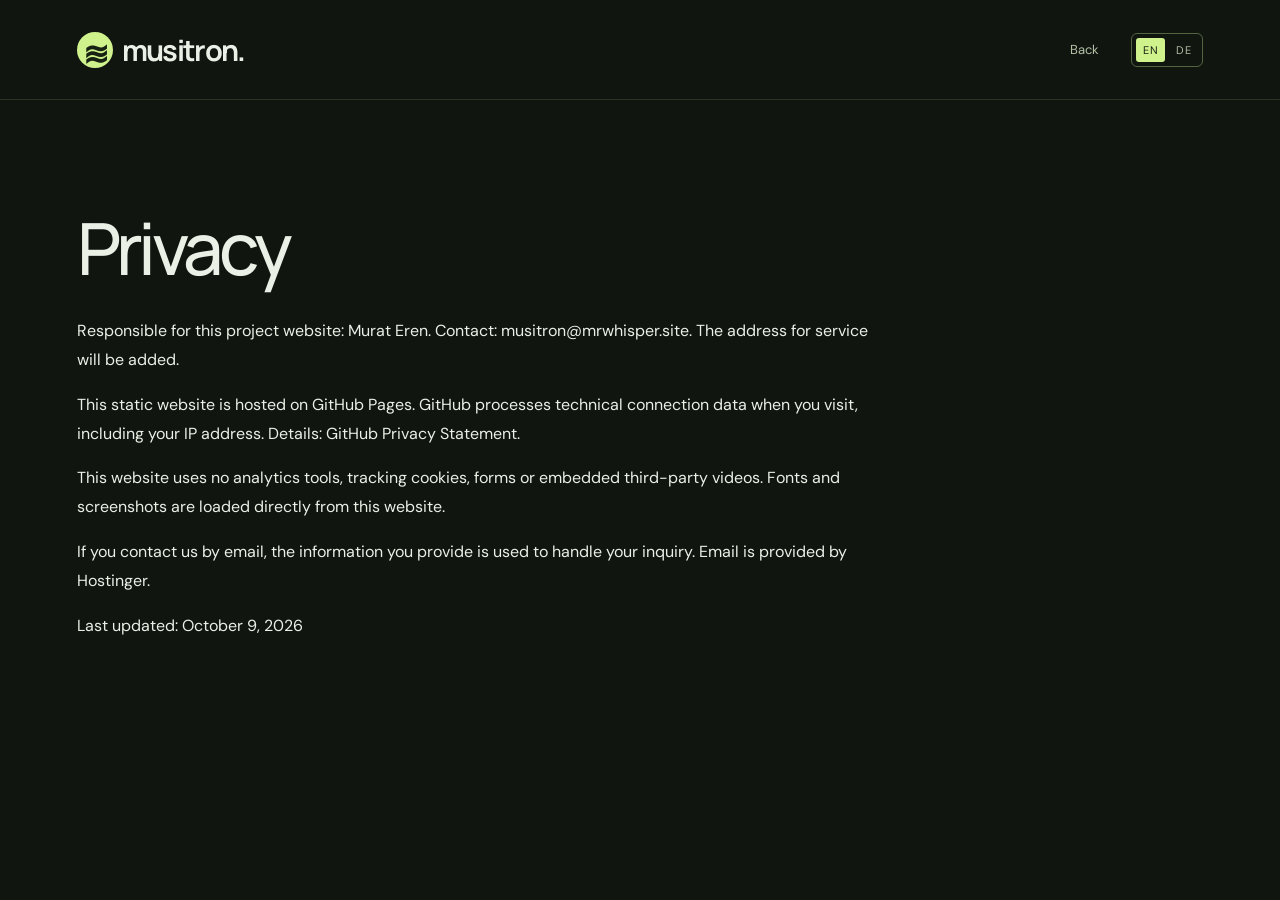
<file: datenschutz.html>
<!doctype html><html lang="en"><head><meta charset="UTF-8"><meta name="viewport" content="width=device-width,initial-scale=1"><meta name="robots" content="index, follow"><link rel="canonical" href="https://musitron.mrwhisper.site/datenschutz.html"><link rel="stylesheet" href="./assets/landing.css"><title>Privacy · Musitron</title><link rel="alternate" hreflang="de" href="https://musitron.mrwhisper.site/de/datenschutz.html" />
    <link rel="alternate" hreflang="en" href="https://musitron.mrwhisper.site/datenschutz.html" />
    <link rel="alternate" hreflang="x-default" href="https://musitron.mrwhisper.site/datenschutz.html" /></head><body><nav class="landing-nav"><a class="landing-brand" href="./"><span>≋</span>musitron.</a><div><a class="nav-back" href="./">Back</a><span class="language-switch" aria-label="Choose language"><span aria-current="page">EN</span><a href="/de/datenschutz.html" hreflang="de" lang="de" aria-label="Deutsch">DE</a></span></div></nav><main class="hero"><h1 style="font-size:clamp(36px,6vw,72px)">Privacy</h1><div style="max-width:800px;line-height:1.8;padding-bottom:80px"><p>Responsible for this project website: Murat Eren. Contact: <a href="mailto:musitron@mrwhisper.site">musitron@mrwhisper.site</a>. The address for service will be added.</p><p>This static website is hosted on GitHub Pages. GitHub processes technical connection data when you visit, including your IP address. Details: <a href="https://docs.github.com/en/site-policy/privacy-policies/github-general-privacy-statement">GitHub Privacy Statement</a>.</p><p>This website uses no analytics tools, tracking cookies, forms or embedded third-party videos. Fonts and screenshots are loaded directly from this website.</p><p>If you contact us by email, the information you provide is used to handle your inquiry. Email is provided by Hostinger.</p><p>Last updated: October 9, 2026</p></div></main></body></html>
</file>
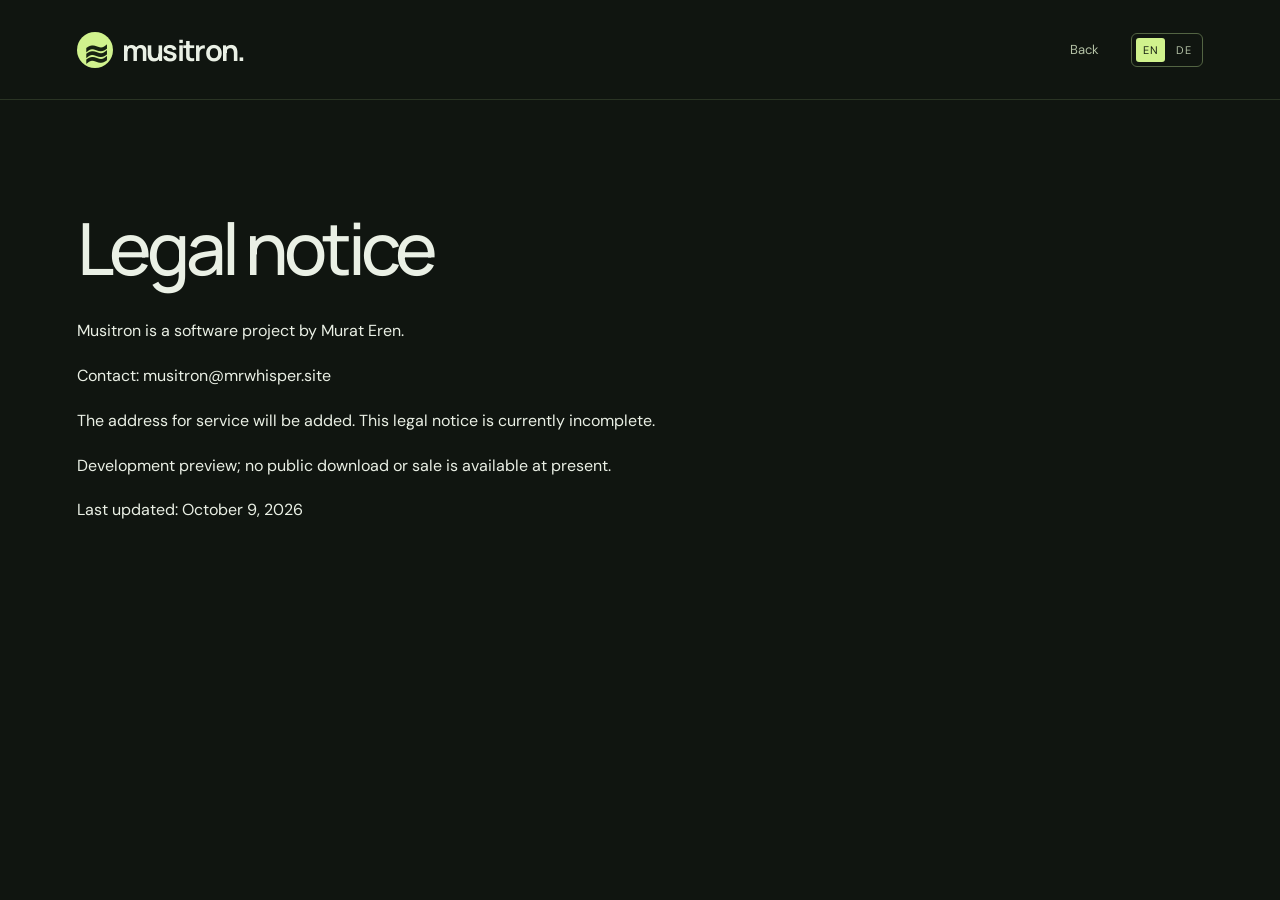
<file: impressum.html>
<!doctype html><html lang="en"><head><meta charset="UTF-8"><meta name="viewport" content="width=device-width,initial-scale=1"><meta name="robots" content="index, follow"><link rel="canonical" href="https://musitron.mrwhisper.site/impressum.html"><link rel="stylesheet" href="./assets/landing.css"><title>Legal notice · Musitron</title><link rel="alternate" hreflang="de" href="https://musitron.mrwhisper.site/de/impressum.html" />
    <link rel="alternate" hreflang="en" href="https://musitron.mrwhisper.site/impressum.html" />
    <link rel="alternate" hreflang="x-default" href="https://musitron.mrwhisper.site/impressum.html" /></head><body><nav class="landing-nav"><a class="landing-brand" href="./"><span>≋</span>musitron.</a><div><a class="nav-back" href="./">Back</a><span class="language-switch" aria-label="Choose language"><span aria-current="page">EN</span><a href="/de/impressum.html" hreflang="de" lang="de" aria-label="Deutsch">DE</a></span></div></nav><main class="hero"><h1 style="font-size:clamp(36px,6vw,72px)">Legal notice</h1><div style="max-width:800px;line-height:1.8;padding-bottom:80px"><p>Musitron is a software project by Murat Eren.</p><p>Contact: <a href="mailto:musitron@mrwhisper.site">musitron@mrwhisper.site</a></p><p>The address for service will be added. This legal notice is currently incomplete.</p><p>Development preview; no public download or sale is available at present.</p><p>Last updated: October 9, 2026</p></div></main></body></html>
</file>
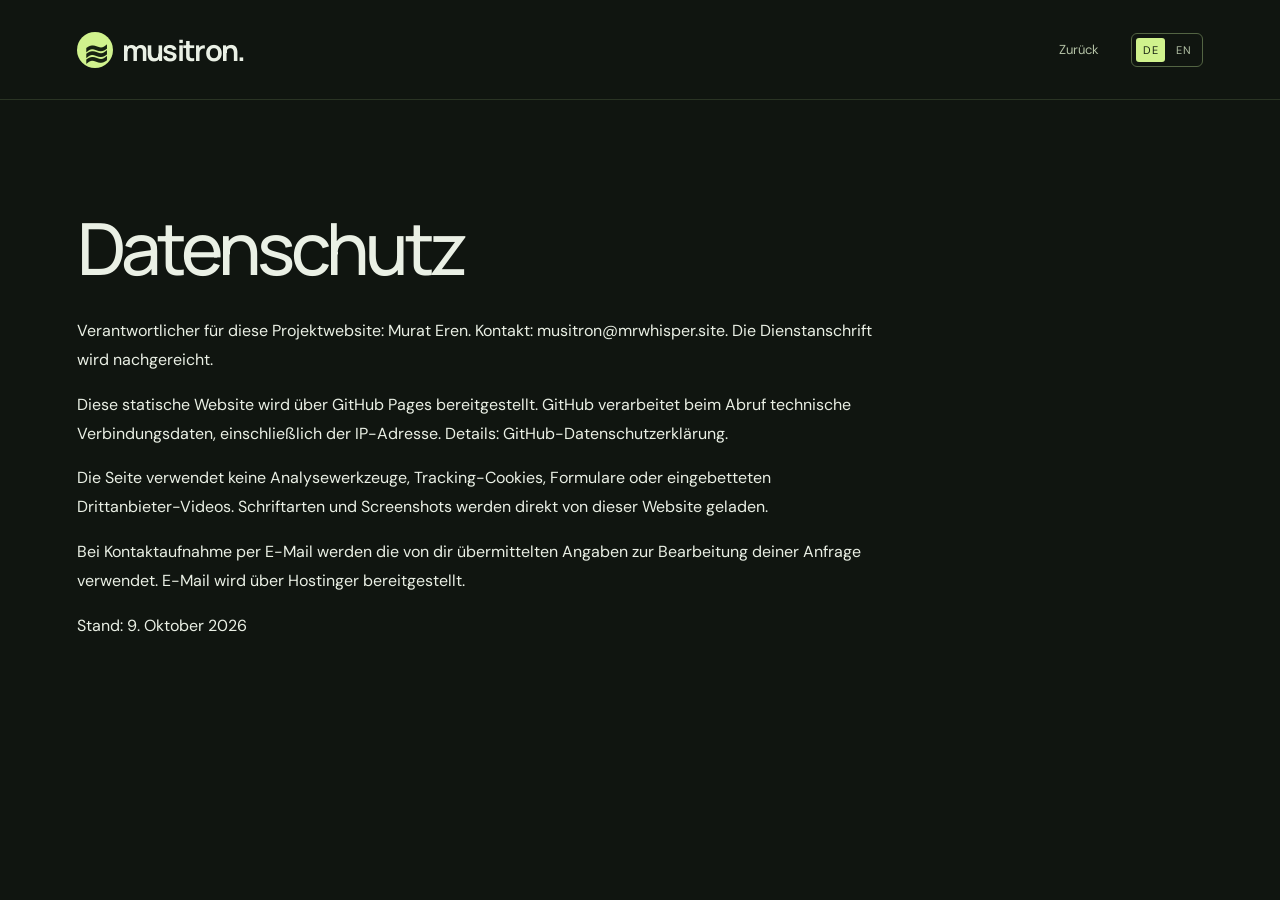
<file: de/datenschutz.html>
<!doctype html><html lang="de"><head><meta charset="UTF-8"><meta name="viewport" content="width=device-width,initial-scale=1"><meta name="robots" content="index, follow"><link rel="canonical" href="https://musitron.mrwhisper.site/de/datenschutz.html"><link rel="stylesheet" href="../assets/landing.css"><title>Datenschutz · Musitron</title><link rel="alternate" hreflang="de" href="https://musitron.mrwhisper.site/de/datenschutz.html" />
    <link rel="alternate" hreflang="en" href="https://musitron.mrwhisper.site/datenschutz.html" />
    <link rel="alternate" hreflang="x-default" href="https://musitron.mrwhisper.site/datenschutz.html" /></head><body><nav class="landing-nav"><a class="landing-brand" href="./"><span>≋</span>musitron.</a><div><a class="nav-back" href="./">Zurück</a><span class="language-switch" aria-label="Sprache wählen"><span aria-current="page">DE</span><a href="/datenschutz.html" hreflang="en" lang="en" aria-label="English">EN</a></span></div></nav><main class="hero"><h1 style="font-size:clamp(36px,6vw,72px)">Datenschutz</h1><div style="max-width:800px;line-height:1.8;padding-bottom:80px"><p>Verantwortlicher für diese Projektwebsite: Murat Eren. Kontakt: <a href="mailto:musitron@mrwhisper.site">musitron@mrwhisper.site</a>. Die Dienstanschrift wird nachgereicht.</p><p>Diese statische Website wird über GitHub Pages bereitgestellt. GitHub verarbeitet beim Abruf technische Verbindungsdaten, einschließlich der IP-Adresse. Details: <a href="https://docs.github.com/en/site-policy/privacy-policies/github-general-privacy-statement">GitHub-Datenschutzerklärung</a>.</p><p>Die Seite verwendet keine Analysewerkzeuge, Tracking-Cookies, Formulare oder eingebetteten Drittanbieter-Videos. Schriftarten und Screenshots werden direkt von dieser Website geladen.</p><p>Bei Kontaktaufnahme per E-Mail werden die von dir übermittelten Angaben zur Bearbeitung deiner Anfrage verwendet. E-Mail wird über Hostinger bereitgestellt.</p><p>Stand: 9. Oktober 2026</p></div></main></body></html>
</file>
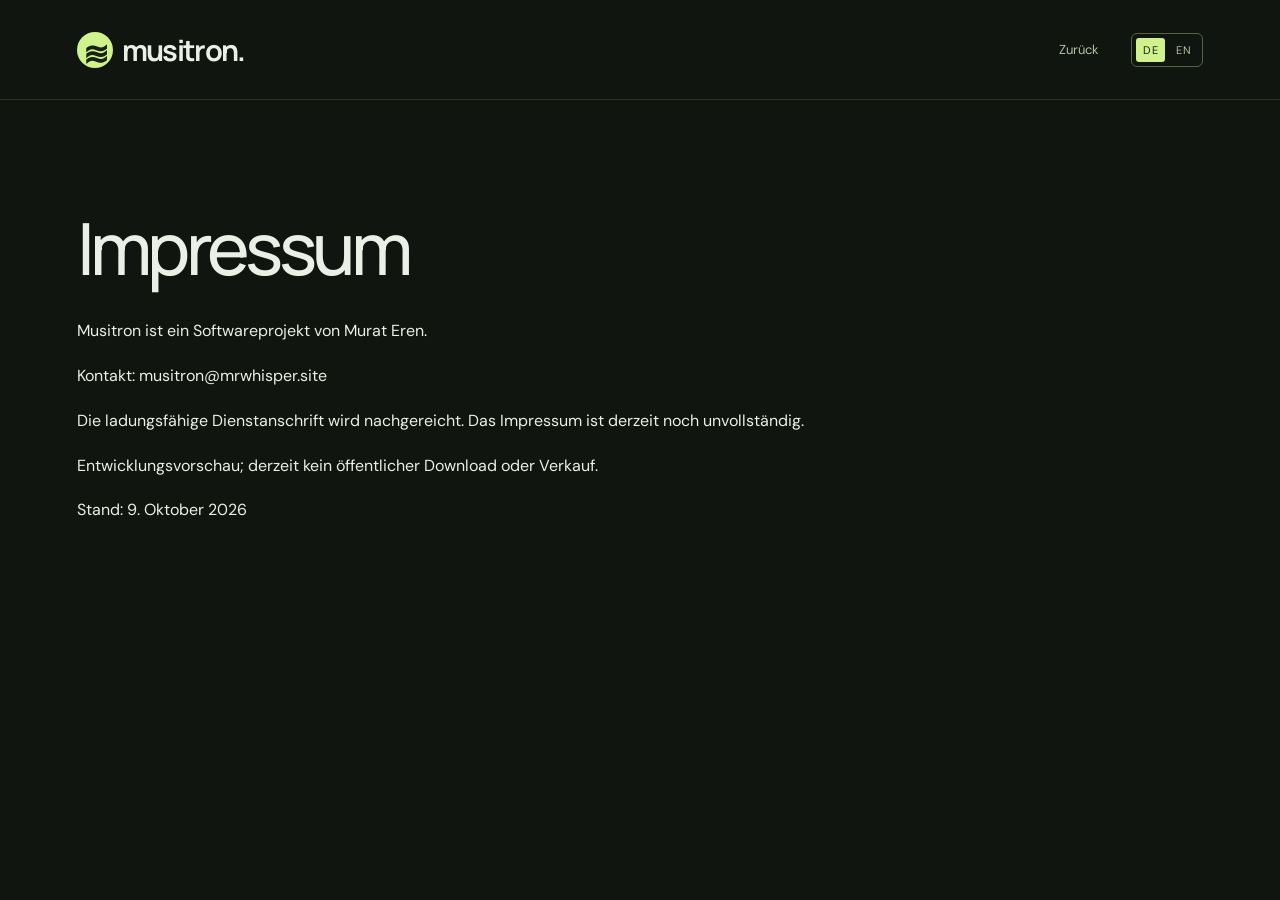
<file: de/impressum.html>
<!doctype html><html lang="de"><head><meta charset="UTF-8"><meta name="viewport" content="width=device-width,initial-scale=1"><meta name="robots" content="index, follow"><link rel="canonical" href="https://musitron.mrwhisper.site/de/impressum.html"><link rel="stylesheet" href="../assets/landing.css"><title>Impressum · Musitron</title><link rel="alternate" hreflang="de" href="https://musitron.mrwhisper.site/de/impressum.html" />
    <link rel="alternate" hreflang="en" href="https://musitron.mrwhisper.site/impressum.html" />
    <link rel="alternate" hreflang="x-default" href="https://musitron.mrwhisper.site/impressum.html" /></head><body><nav class="landing-nav"><a class="landing-brand" href="./"><span>≋</span>musitron.</a><div><a class="nav-back" href="./">Zurück</a><span class="language-switch" aria-label="Sprache wählen"><span aria-current="page">DE</span><a href="/impressum.html" hreflang="en" lang="en" aria-label="English">EN</a></span></div></nav><main class="hero"><h1 style="font-size:clamp(36px,6vw,72px)">Impressum</h1><div style="max-width:800px;line-height:1.8;padding-bottom:80px"><p>Musitron ist ein Softwareprojekt von Murat Eren.</p><p>Kontakt: <a href="mailto:musitron@mrwhisper.site">musitron@mrwhisper.site</a></p><p>Die ladungsfähige Dienstanschrift wird nachgereicht. Das Impressum ist derzeit noch unvollständig.</p><p>Entwicklungsvorschau; derzeit kein öffentlicher Download oder Verkauf.</p><p>Stand: 9. Oktober 2026</p></div></main></body></html>
</file>
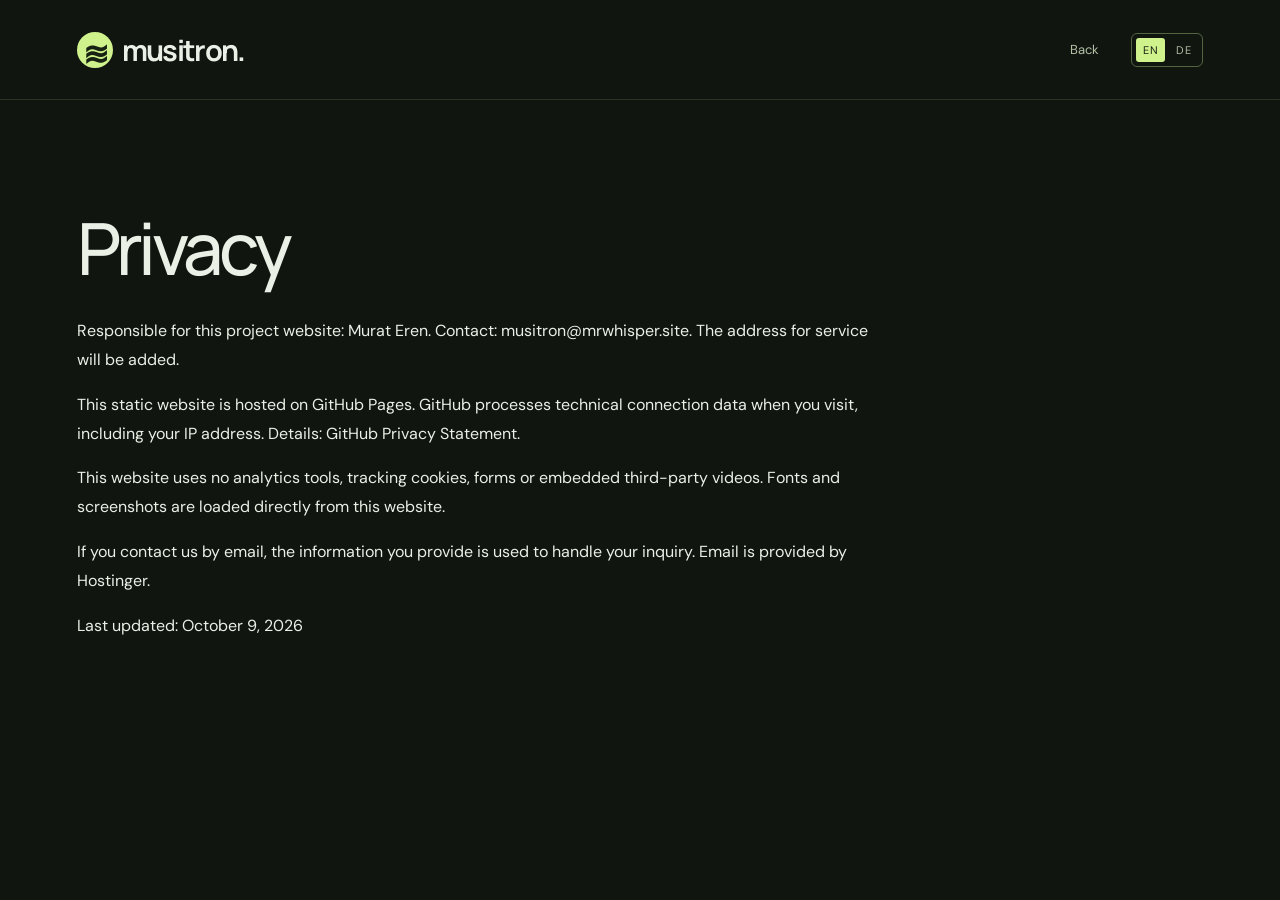
<file: en/datenschutz.html>
<!doctype html><html lang="en"><head><meta charset="UTF-8"><meta name="viewport" content="width=device-width,initial-scale=1"><meta name="robots" content="index, follow"><link rel="canonical" href="https://musitron.mrwhisper.site/datenschutz.html"><link rel="stylesheet" href="../assets/landing.css"><title>Privacy · Musitron</title><link rel="alternate" hreflang="de" href="https://musitron.mrwhisper.site/de/datenschutz.html" />
    <link rel="alternate" hreflang="en" href="https://musitron.mrwhisper.site/datenschutz.html" />
    <link rel="alternate" hreflang="x-default" href="https://musitron.mrwhisper.site/datenschutz.html" /></head><body><nav class="landing-nav"><a class="landing-brand" href="../"><span>≋</span>musitron.</a><div><a class="nav-back" href="../">Back</a><span class="language-switch" aria-label="Choose language"><span aria-current="page">EN</span><a href="/de/datenschutz.html" hreflang="de" lang="de" aria-label="Deutsch">DE</a></span></div></nav><main class="hero"><h1 style="font-size:clamp(36px,6vw,72px)">Privacy</h1><div style="max-width:800px;line-height:1.8;padding-bottom:80px"><p>Responsible for this project website: Murat Eren. Contact: <a href="mailto:musitron@mrwhisper.site">musitron@mrwhisper.site</a>. The address for service will be added.</p><p>This static website is hosted on GitHub Pages. GitHub processes technical connection data when you visit, including your IP address. Details: <a href="https://docs.github.com/en/site-policy/privacy-policies/github-general-privacy-statement">GitHub Privacy Statement</a>.</p><p>This website uses no analytics tools, tracking cookies, forms or embedded third-party videos. Fonts and screenshots are loaded directly from this website.</p><p>If you contact us by email, the information you provide is used to handle your inquiry. Email is provided by Hostinger.</p><p>Last updated: October 9, 2026</p></div></main></body></html>
</file>
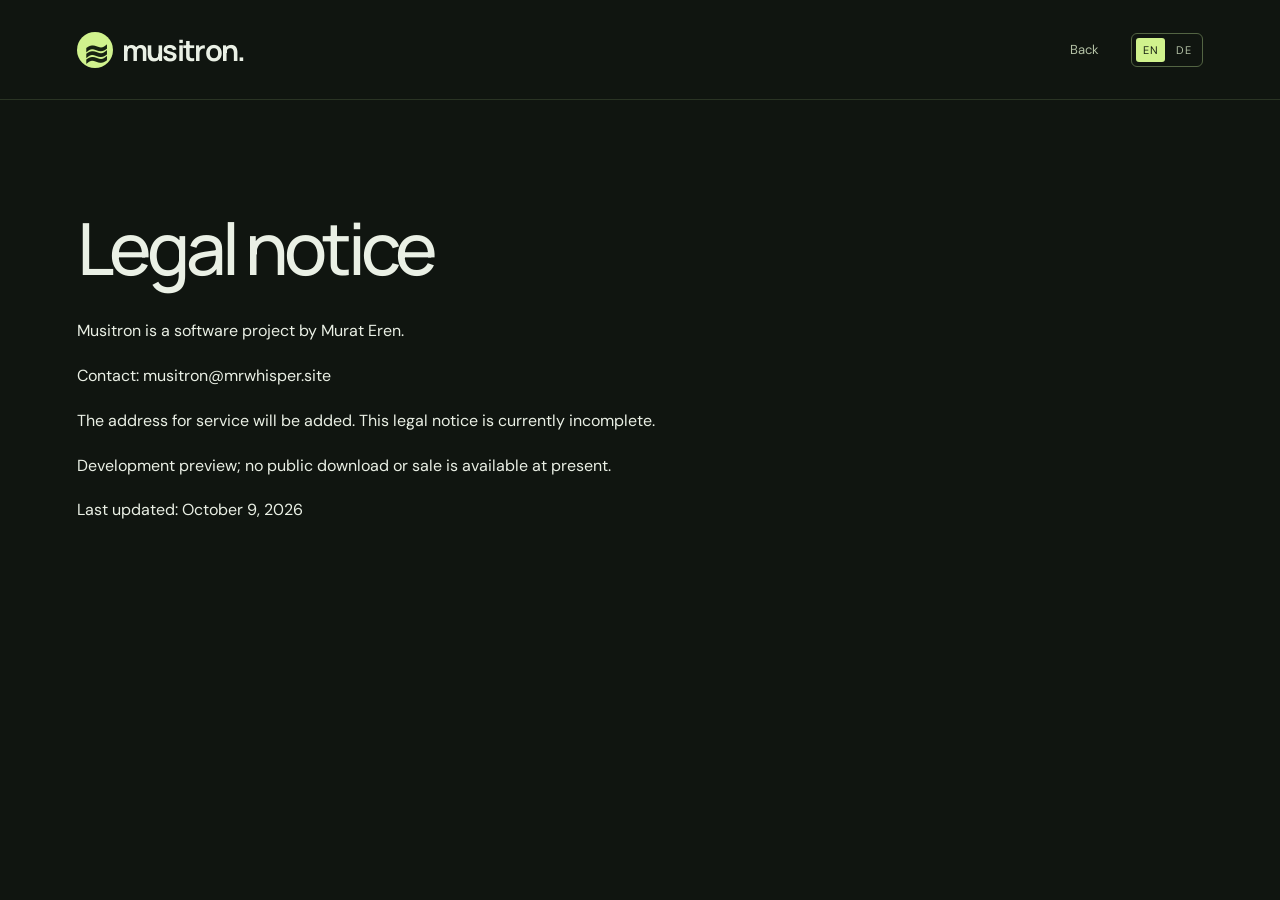
<file: en/impressum.html>
<!doctype html><html lang="en"><head><meta charset="UTF-8"><meta name="viewport" content="width=device-width,initial-scale=1"><meta name="robots" content="index, follow"><link rel="canonical" href="https://musitron.mrwhisper.site/impressum.html"><link rel="stylesheet" href="../assets/landing.css"><title>Legal notice · Musitron</title><link rel="alternate" hreflang="de" href="https://musitron.mrwhisper.site/de/impressum.html" />
    <link rel="alternate" hreflang="en" href="https://musitron.mrwhisper.site/impressum.html" />
    <link rel="alternate" hreflang="x-default" href="https://musitron.mrwhisper.site/impressum.html" /></head><body><nav class="landing-nav"><a class="landing-brand" href="../"><span>≋</span>musitron.</a><div><a class="nav-back" href="../">Back</a><span class="language-switch" aria-label="Choose language"><span aria-current="page">EN</span><a href="/de/impressum.html" hreflang="de" lang="de" aria-label="Deutsch">DE</a></span></div></nav><main class="hero"><h1 style="font-size:clamp(36px,6vw,72px)">Legal notice</h1><div style="max-width:800px;line-height:1.8;padding-bottom:80px"><p>Musitron is a software project by Murat Eren.</p><p>Contact: <a href="mailto:musitron@mrwhisper.site">musitron@mrwhisper.site</a></p><p>The address for service will be added. This legal notice is currently incomplete.</p><p>Development preview; no public download or sale is available at present.</p><p>Last updated: October 9, 2026</p></div></main></body></html>
</file>
<file: assets/landing.css>
/* dm-sans-latin-ext-400-normal */
@font-face {
  font-family: 'DM Sans';
  font-style: normal;
  font-display: swap;
  font-weight: 400;
  src: url(./fonts/dm-sans-latin-ext-400-normal.woff2) format('woff2'), url(./fonts/dm-sans-latin-ext-400-normal.woff) format('woff');
  unicode-range: U+0100-02BA,U+02BD-02C5,U+02C7-02CC,U+02CE-02D7,U+02DD-02FF,U+0304,U+0308,U+0329,U+1D00-1DBF,U+1E00-1E9F,U+1EF2-1EFF,U+2020,U+20A0-20AB,U+20AD-20C0,U+2113,U+2C60-2C7F,U+A720-A7FF;
}

/* dm-sans-latin-400-normal */
@font-face {
  font-family: 'DM Sans';
  font-style: normal;
  font-display: swap;
  font-weight: 400;
  src: url(./fonts/dm-sans-latin-400-normal.woff2) format('woff2'), url(./fonts/dm-sans-latin-400-normal.woff) format('woff');
  unicode-range: U+0000-00FF,U+0131,U+0152-0153,U+02BB-02BC,U+02C6,U+02DA,U+02DC,U+0304,U+0308,U+0329,U+2000-206F,U+20AC,U+2122,U+2191,U+2193,U+2212,U+2215,U+FEFF,U+FFFD;
}
/* dm-sans-latin-ext-500-normal */
@font-face {
  font-family: 'DM Sans';
  font-style: normal;
  font-display: swap;
  font-weight: 500;
  src: url(./fonts/dm-sans-latin-ext-500-normal.woff2) format('woff2'), url(./fonts/dm-sans-latin-ext-500-normal.woff) format('woff');
  unicode-range: U+0100-02BA,U+02BD-02C5,U+02C7-02CC,U+02CE-02D7,U+02DD-02FF,U+0304,U+0308,U+0329,U+1D00-1DBF,U+1E00-1E9F,U+1EF2-1EFF,U+2020,U+20A0-20AB,U+20AD-20C0,U+2113,U+2C60-2C7F,U+A720-A7FF;
}

/* dm-sans-latin-500-normal */
@font-face {
  font-family: 'DM Sans';
  font-style: normal;
  font-display: swap;
  font-weight: 500;
  src: url(./fonts/dm-sans-latin-500-normal.woff2) format('woff2'), url(./fonts/dm-sans-latin-500-normal.woff) format('woff');
  unicode-range: U+0000-00FF,U+0131,U+0152-0153,U+02BB-02BC,U+02C6,U+02DA,U+02DC,U+0304,U+0308,U+0329,U+2000-206F,U+20AC,U+2122,U+2191,U+2193,U+2212,U+2215,U+FEFF,U+FFFD;
}
/* manrope-cyrillic-ext-500-normal */
@font-face {
  font-family: 'Manrope';
  font-style: normal;
  font-display: swap;
  font-weight: 500;
  src: url(./fonts/manrope-cyrillic-ext-500-normal.woff2) format('woff2'), url(./fonts/manrope-cyrillic-ext-500-normal.woff) format('woff');
  unicode-range: U+0460-052F,U+1C80-1C8A,U+20B4,U+2DE0-2DFF,U+A640-A69F,U+FE2E-FE2F;
}

/* manrope-cyrillic-500-normal */
@font-face {
  font-family: 'Manrope';
  font-style: normal;
  font-display: swap;
  font-weight: 500;
  src: url(./fonts/manrope-cyrillic-500-normal.woff2) format('woff2'), url(./fonts/manrope-cyrillic-500-normal.woff) format('woff');
  unicode-range: U+0301,U+0400-045F,U+0490-0491,U+04B0-04B1,U+2116;
}

/* manrope-greek-500-normal */
@font-face {
  font-family: 'Manrope';
  font-style: normal;
  font-display: swap;
  font-weight: 500;
  src: url(./fonts/manrope-greek-500-normal.woff2) format('woff2'), url(./fonts/manrope-greek-500-normal.woff) format('woff');
  unicode-range: U+0370-0377,U+037A-037F,U+0384-038A,U+038C,U+038E-03A1,U+03A3-03FF;
}

/* manrope-vietnamese-500-normal */
@font-face {
  font-family: 'Manrope';
  font-style: normal;
  font-display: swap;
  font-weight: 500;
  src: url(./fonts/manrope-vietnamese-500-normal.woff2) format('woff2'), url(./fonts/manrope-vietnamese-500-normal.woff) format('woff');
  unicode-range: U+0102-0103,U+0110-0111,U+0128-0129,U+0168-0169,U+01A0-01A1,U+01AF-01B0,U+0300-0301,U+0303-0304,U+0308-0309,U+0323,U+0329,U+1EA0-1EF9,U+20AB;
}

/* manrope-latin-ext-500-normal */
@font-face {
  font-family: 'Manrope';
  font-style: normal;
  font-display: swap;
  font-weight: 500;
  src: url(./fonts/manrope-latin-ext-500-normal.woff2) format('woff2'), url(./fonts/manrope-latin-ext-500-normal.woff) format('woff');
  unicode-range: U+0100-02BA,U+02BD-02C5,U+02C7-02CC,U+02CE-02D7,U+02DD-02FF,U+0304,U+0308,U+0329,U+1D00-1DBF,U+1E00-1E9F,U+1EF2-1EFF,U+2020,U+20A0-20AB,U+20AD-20C0,U+2113,U+2C60-2C7F,U+A720-A7FF;
}

/* manrope-latin-500-normal */
@font-face {
  font-family: 'Manrope';
  font-style: normal;
  font-display: swap;
  font-weight: 500;
  src: url(./fonts/manrope-latin-500-normal.woff2) format('woff2'), url(./fonts/manrope-latin-500-normal.woff) format('woff');
  unicode-range: U+0000-00FF,U+0131,U+0152-0153,U+02BB-02BC,U+02C6,U+02DA,U+02DC,U+0304,U+0308,U+0329,U+2000-206F,U+20AC,U+2122,U+2191,U+2193,U+2212,U+2215,U+FEFF,U+FFFD;
}
/* manrope-cyrillic-ext-600-normal */
@font-face {
  font-family: 'Manrope';
  font-style: normal;
  font-display: swap;
  font-weight: 600;
  src: url(./fonts/manrope-cyrillic-ext-600-normal.woff2) format('woff2'), url(./fonts/manrope-cyrillic-ext-600-normal.woff) format('woff');
  unicode-range: U+0460-052F,U+1C80-1C8A,U+20B4,U+2DE0-2DFF,U+A640-A69F,U+FE2E-FE2F;
}

/* manrope-cyrillic-600-normal */
@font-face {
  font-family: 'Manrope';
  font-style: normal;
  font-display: swap;
  font-weight: 600;
  src: url(./fonts/manrope-cyrillic-600-normal.woff2) format('woff2'), url(./fonts/manrope-cyrillic-600-normal.woff) format('woff');
  unicode-range: U+0301,U+0400-045F,U+0490-0491,U+04B0-04B1,U+2116;
}

/* manrope-greek-600-normal */
@font-face {
  font-family: 'Manrope';
  font-style: normal;
  font-display: swap;
  font-weight: 600;
  src: url(./fonts/manrope-greek-600-normal.woff2) format('woff2'), url(./fonts/manrope-greek-600-normal.woff) format('woff');
  unicode-range: U+0370-0377,U+037A-037F,U+0384-038A,U+038C,U+038E-03A1,U+03A3-03FF;
}

/* manrope-vietnamese-600-normal */
@font-face {
  font-family: 'Manrope';
  font-style: normal;
  font-display: swap;
  font-weight: 600;
  src: url(./fonts/manrope-vietnamese-600-normal.woff2) format('woff2'), url(./fonts/manrope-vietnamese-600-normal.woff) format('woff');
  unicode-range: U+0102-0103,U+0110-0111,U+0128-0129,U+0168-0169,U+01A0-01A1,U+01AF-01B0,U+0300-0301,U+0303-0304,U+0308-0309,U+0323,U+0329,U+1EA0-1EF9,U+20AB;
}

/* manrope-latin-ext-600-normal */
@font-face {
  font-family: 'Manrope';
  font-style: normal;
  font-display: swap;
  font-weight: 600;
  src: url(./fonts/manrope-latin-ext-600-normal.woff2) format('woff2'), url(./fonts/manrope-latin-ext-600-normal.woff) format('woff');
  unicode-range: U+0100-02BA,U+02BD-02C5,U+02C7-02CC,U+02CE-02D7,U+02DD-02FF,U+0304,U+0308,U+0329,U+1D00-1DBF,U+1E00-1E9F,U+1EF2-1EFF,U+2020,U+20A0-20AB,U+20AD-20C0,U+2113,U+2C60-2C7F,U+A720-A7FF;
}

/* manrope-latin-600-normal */
@font-face {
  font-family: 'Manrope';
  font-style: normal;
  font-display: swap;
  font-weight: 600;
  src: url(./fonts/manrope-latin-600-normal.woff2) format('woff2'), url(./fonts/manrope-latin-600-normal.woff) format('woff');
  unicode-range: U+0000-00FF,U+0131,U+0152-0153,U+02BB-02BC,U+02C6,U+02DA,U+02DC,U+0304,U+0308,U+0329,U+2000-206F,U+20AC,U+2122,U+2191,U+2193,U+2212,U+2215,U+FEFF,U+FFFD;
}
/* manrope-cyrillic-ext-700-normal */
@font-face {
  font-family: 'Manrope';
  font-style: normal;
  font-display: swap;
  font-weight: 700;
  src: url(./fonts/manrope-cyrillic-ext-700-normal.woff2) format('woff2'), url(./fonts/manrope-cyrillic-ext-700-normal.woff) format('woff');
  unicode-range: U+0460-052F,U+1C80-1C8A,U+20B4,U+2DE0-2DFF,U+A640-A69F,U+FE2E-FE2F;
}

/* manrope-cyrillic-700-normal */
@font-face {
  font-family: 'Manrope';
  font-style: normal;
  font-display: swap;
  font-weight: 700;
  src: url(./fonts/manrope-cyrillic-700-normal.woff2) format('woff2'), url(./fonts/manrope-cyrillic-700-normal.woff) format('woff');
  unicode-range: U+0301,U+0400-045F,U+0490-0491,U+04B0-04B1,U+2116;
}

/* manrope-greek-700-normal */
@font-face {
  font-family: 'Manrope';
  font-style: normal;
  font-display: swap;
  font-weight: 700;
  src: url(./fonts/manrope-greek-700-normal.woff2) format('woff2'), url(./fonts/manrope-greek-700-normal.woff) format('woff');
  unicode-range: U+0370-0377,U+037A-037F,U+0384-038A,U+038C,U+038E-03A1,U+03A3-03FF;
}

/* manrope-vietnamese-700-normal */
@font-face {
  font-family: 'Manrope';
  font-style: normal;
  font-display: swap;
  font-weight: 700;
  src: url(./fonts/manrope-vietnamese-700-normal.woff2) format('woff2'), url(./fonts/manrope-vietnamese-700-normal.woff) format('woff');
  unicode-range: U+0102-0103,U+0110-0111,U+0128-0129,U+0168-0169,U+01A0-01A1,U+01AF-01B0,U+0300-0301,U+0303-0304,U+0308-0309,U+0323,U+0329,U+1EA0-1EF9,U+20AB;
}

/* manrope-latin-ext-700-normal */
@font-face {
  font-family: 'Manrope';
  font-style: normal;
  font-display: swap;
  font-weight: 700;
  src: url(./fonts/manrope-latin-ext-700-normal.woff2) format('woff2'), url(./fonts/manrope-latin-ext-700-normal.woff) format('woff');
  unicode-range: U+0100-02BA,U+02BD-02C5,U+02C7-02CC,U+02CE-02D7,U+02DD-02FF,U+0304,U+0308,U+0329,U+1D00-1DBF,U+1E00-1E9F,U+1EF2-1EFF,U+2020,U+20A0-20AB,U+20AD-20C0,U+2113,U+2C60-2C7F,U+A720-A7FF;
}

/* manrope-latin-700-normal */
@font-face {
  font-family: 'Manrope';
  font-style: normal;
  font-display: swap;
  font-weight: 700;
  src: url(./fonts/manrope-latin-700-normal.woff2) format('woff2'), url(./fonts/manrope-latin-700-normal.woff) format('woff');
  unicode-range: U+0000-00FF,U+0131,U+0152-0153,U+02BB-02BC,U+02C6,U+02DA,U+02DC,U+0304,U+0308,U+0329,U+2000-206F,U+20AC,U+2122,U+2191,U+2193,U+2212,U+2215,U+FEFF,U+FFFD;
}
:root {
  font-family: 'DM Sans', sans-serif;
  color: #eaf0e5;
  background: #101510;
  --lime: #d0f28d;
  --muted: #a0ad95;
}
* {
  box-sizing: border-box;
}
body {
  margin: 0;
}
a {
  text-decoration: none;
  color: inherit;
}
a:focus-visible {
  outline: 2px solid var(--lime);
  outline-offset: 5px;
}
html {
  scroll-behavior: smooth;
}
.landing-nav {
  height: 100px;
  padding: 0 6%;
  display: flex;
  align-items: center;
  justify-content: space-between;
  border-bottom: 1px solid #2a3424;
}
.landing-brand {
  display: flex;
  align-items: center;
  gap: 9px;
  font:
    700 29px Manrope,
    sans-serif;
  letter-spacing: -1.7px;
}
.landing-brand > span {
  display: grid;
  place-items: center;
  background: var(--lime);
  color: #172212;
  border-radius: 50%;
  width: 36px;
  height: 36px;
  font-size: 31px;
}
.landing-nav > div {
  display: flex;
  align-items: center;
  gap: 32px;
  font-size: 13px;
  color: #b3c1a5;
}
.nav-cta {
  border: 1px solid #607348;
  padding: 12px 20px;
  border-radius: 6px;
  color: #dbedc9;
}
.hero {
  padding: 66px 6% 0;
  max-width: 1700px;
  margin: auto;
}
.hero-top {
  display: flex;
  align-items: center;
  justify-content: space-between;
}
.pill {
  border: 1px solid #536443;
  border-radius: 30px;
  padding: 9px 15px;
  color: #bdcea9;
  font-size: 10px;
  letter-spacing: 1.5px;
}
.hero-edition {
  color: #7a8a6b;
  letter-spacing: 2px;
  font-size: 9px;
}
h1,
h2,
h3 {
  font-family: Manrope, sans-serif;
  font-weight: 500;
}
h1 {
  font-size: clamp(50px, 7.8vw, 115px);
  letter-spacing: -0.065em;
  line-height: 1.1;
  margin: 42px 0 30px;
}
em {
  color: var(--lime);
  font-style: normal;
}
.hero-bottom {
  display: flex;
  align-items: center;
  justify-content: space-between;
  margin-bottom: 60px;
}
.hero-bottom p {
  font-size: 17px;
  line-height: 1.75;
  color: var(--muted);
}
.big-cta {
  display: flex;
  align-items: center;
  justify-content: space-between;
  gap: 45px;
  background: var(--lime);
  color: #203016;
  font-size: 15px;
  font-weight: 500;
  padding: 19px 23px;
  border-radius: 7px;
  transition: background 0.2s;
}
.big-cta:hover {
  background: #e4ffaf;
}
.big-cta > span {
  font-size: 24px;
  line-height: 1;
}
.platforms {
  display: block;
  text-align: center;
  font-size: 10px;
  color: #8fa07f;
  letter-spacing: 0.5px;
  margin-top: 14px;
}
.product-frame {
  border: 1px solid #536347;
  border-radius: 13px;
  overflow: hidden;
  box-shadow: 0 40px 80px #03060155;
  background: #161e13;
}
.window-top {
  display: flex;
  justify-content: space-between;
  align-items: center;
  height: 38px;
  padding: 0 18px;
  background: #27331e;
  color: #9eaf8a;
  font: 10px monospace;
}
.window-top > div {
  display: flex;
  gap: 5px;
}
.window-top i {
  display: block;
  width: 6px;
  height: 6px;
  border-radius: 50%;
  background: #748064;
}
.product-frame > img {
  display: block;
  width: 100%;
  height: auto;
}
.image-caption {
  display: flex;
  align-items: center;
  justify-content: space-between;
  padding: 20px;
  color: #a8bb93;
  font-size: 10px;
  letter-spacing: 1.5px;
}
.image-caption a {
  color: var(--lime);
  letter-spacing: 0;
  font-size: 12px;
}
.instrument-strip {
  margin-top: 72px;
  padding: 35px 6%;
  border-top: 1px solid #34402b;
  border-bottom: 1px solid #34402b;
  display: flex;
  align-items: center;
  justify-content: space-between;
  gap: 20px;
}
.instrument-strip > span {
  font-size: 12px;
  color: #8fa17c;
}
.instrument-strip strong {
  font-size: 16px;
  font-weight: 400;
}
.instrument-strip i {
  font-style: normal;
  color: #9bbd71;
  font-size: 20px;
}
.features {
  padding: 115px 6%;
  display: grid;
  grid-template-columns: 1fr 1fr;
  gap: 10%;
  max-width: 1700px;
  margin: auto;
}
.overline {
  font-size: 10px;
  letter-spacing: 1.8px;
  color: #aabc93;
}
h2 {
  font-size: clamp(34px, 3.5vw, 53px);
  letter-spacing: -2px;
  line-height: 1.2;
  margin: 25px 0;
}
.section-intro p {
  font-size: 15px;
  line-height: 1.7;
  max-width: 340px;
  color: var(--muted);
}
.feature-list article {
  display: flex;
  gap: 23px;
  padding: 26px 0;
  border-bottom: 1px solid #38472e;
}
.feature-list article:first-child {
  padding-top: 0;
}
.feature-list article > span {
  color: #8caa69;
  font: 11px monospace;
  padding-top: 7px;
}
.feature-list h3 {
  font-size: 20px;
  letter-spacing: -0.5px;
  margin: 0 0 13px;
}
.feature-list p {
  font-size: 14px;
  color: var(--muted);
  line-height: 1.75;
  margin: 0;
}
.workflow {
  background: #202c19;
  padding: 75px 6%;
}
.workflow h2 {
  max-width: 850px;
}
.steps {
  display: grid;
  grid-template-columns: repeat(3, 1fr);
  gap: 65px;
  margin: 60px 0 45px;
}
.steps article {
  border-top: 1px solid #536844;
  padding-top: 24px;
}
.steps span {
  color: #b2ce8d;
  font: 13px monospace;
}
.steps h3 {
  font-size: 22px;
  letter-spacing: -0.6px;
  margin: 24px 0 15px;
}
.steps p {
  font-size: 15px;
  line-height: 1.7;
  color: #a9bb99;
}
.source-note {
  font-size: 12px;
  line-height: 1.7;
  max-width: 950px;
  color: #a7b698;
  border-top: 1px solid #3b4e2f;
  padding-top: 25px;
}
.closing {
  padding: 105px 6%;
  text-align: center;
}
.closing h2 {
  font-size: clamp(70px, 8vw, 110px);
  letter-spacing: -6px;
  line-height: 1.05;
  margin: 35px 0 45px;
}
.closing .big-cta {
  max-width: 330px;
  margin: auto;
}
.closing p {
  font-size: 12px;
  color: #8a9e77;
  line-height: 1.75;
  margin-top: 24px;
}
.landing-footer {
  display: flex;
  gap: 25px;
  justify-content: space-between;
  align-items: center;
  border-top: 1px solid #34432b;
  padding: 30px 6%;
}
.landing-footer > span {
  font-size: 10px;
  color: #91a37e;
}
.landing-footer .landing-brand {
  font-size: 21px;
}
.landing-footer .landing-brand > span {
  width: 28px;
  height: 28px;
  font-size: 24px;
}
@media (max-width: 760px) {
  .landing-nav {
    height: 78px;
    padding: 0 6%;
  }
  .landing-nav > div > a:not(.nav-cta) {
    display: none;
  }
  .nav-cta {
    padding: 10px 12px;
    font-size: 11px;
  }
  .landing-brand {
    font-size: 24px;
  }
  .hero {
    padding-top: 40px;
  }
  .hero-edition {
    display: none;
  }
  .pill {
    font-size: 8px;
  }
  h1 {
    font-size: clamp(43px, 9vw, 65px);
    margin-top: 30px;
    letter-spacing: -2.5px;
  }
  .hero-bottom {
    display: block;
    margin-bottom: 35px;
  }
  .hero-bottom p {
    font-size: 15px;
  }
  .hero-bottom > div {
    margin-top: 28px;
    max-width: 350px;
  }
  .instrument-strip {
    flex-wrap: wrap;
    justify-content: center;
    gap: 20px;
    margin-top: 45px;
  }
  .instrument-strip > span {
    width: 100%;
    text-align: center;
  }
  .instrument-strip strong {
    font-size: 13px;
  }
  .instrument-strip i {
    font-size: 14px;
  }
  .features {
    grid-template-columns: 1fr;
    gap: 40px;
    padding-top: 65px;
    padding-bottom: 65px;
  }
  .features h2 {
    font-size: 39px;
  }
  .steps {
    grid-template-columns: 1fr;
    gap: 20px;
    margin-top: 35px;
  }
  .steps article {
    padding-top: 20px;
  }
  .workflow {
    padding-top: 55px;
    padding-bottom: 40px;
  }
  .closing {
    padding: 70px 6%;
  }
  .closing h2 {
    font-size: 70px;
    letter-spacing: -4px;
  }
  .landing-footer {
    flex-wrap: wrap;
  }
  .landing-footer > span {
    font-size: 9px;
  }
  .image-caption {
    padding: 12px;
    font-size: 7px;
    letter-spacing: 0.4px;
  }
  .image-caption a {
    font-size: 9px;
  }
  .overline {
    font-size: 8px;
  }
  .hero-top {
    gap: 10px;
  }
}
@media (prefers-reduced-motion: reduce) {
  html {
    scroll-behavior: auto;
  }
  * {
    transition: none !important;
  }
}

@media (max-width: 420px) {
  .workflow h2 {
    font-size: 31px;
    letter-spacing: -1.5px;
  }
}
@media (max-width: 420px) {
  .closing h2 {
    font-size: 64px;
  }
}

/* Language choice stays visible beside the preview link on narrow screens. */
.language-switch { display: inline-flex; align-items: center; gap: 4px; padding: 4px; border: 1px solid #536443; border-radius: 6px; font-size: 11px; letter-spacing: .04em; }
.language-switch > * { padding: 5px 7px; border-radius: 3px; }
.language-switch [aria-current="page"] { background: var(--lime); color: #172212; }
.language-switch a:hover { color: var(--lime); }
.language-switch a:focus-visible { outline: 2px solid var(--lime); outline-offset: 2px; }
@media (max-width: 760px) {
  .landing-nav > div { gap: 8px; }
  .landing-nav > div > a.nav-back { display: inline; }
}
@media (max-width: 360px) {
  .landing-nav { padding-inline: 4%; }
  .landing-nav .landing-brand { font-size: 20px; gap: 6px; }
  .landing-nav .landing-brand > span { width: 28px; height: 28px; font-size: 25px; }
  .landing-nav .nav-cta { padding: 8px; font-size: 10px; }
  .language-switch { gap: 1px; padding: 2px; font-size: 10px; }
  .language-switch > * { padding: 5px; }
}

@media (max-width: 360px) {
  .closing h2 { font-size: 48px; letter-spacing: -3px; }
}
</file>
